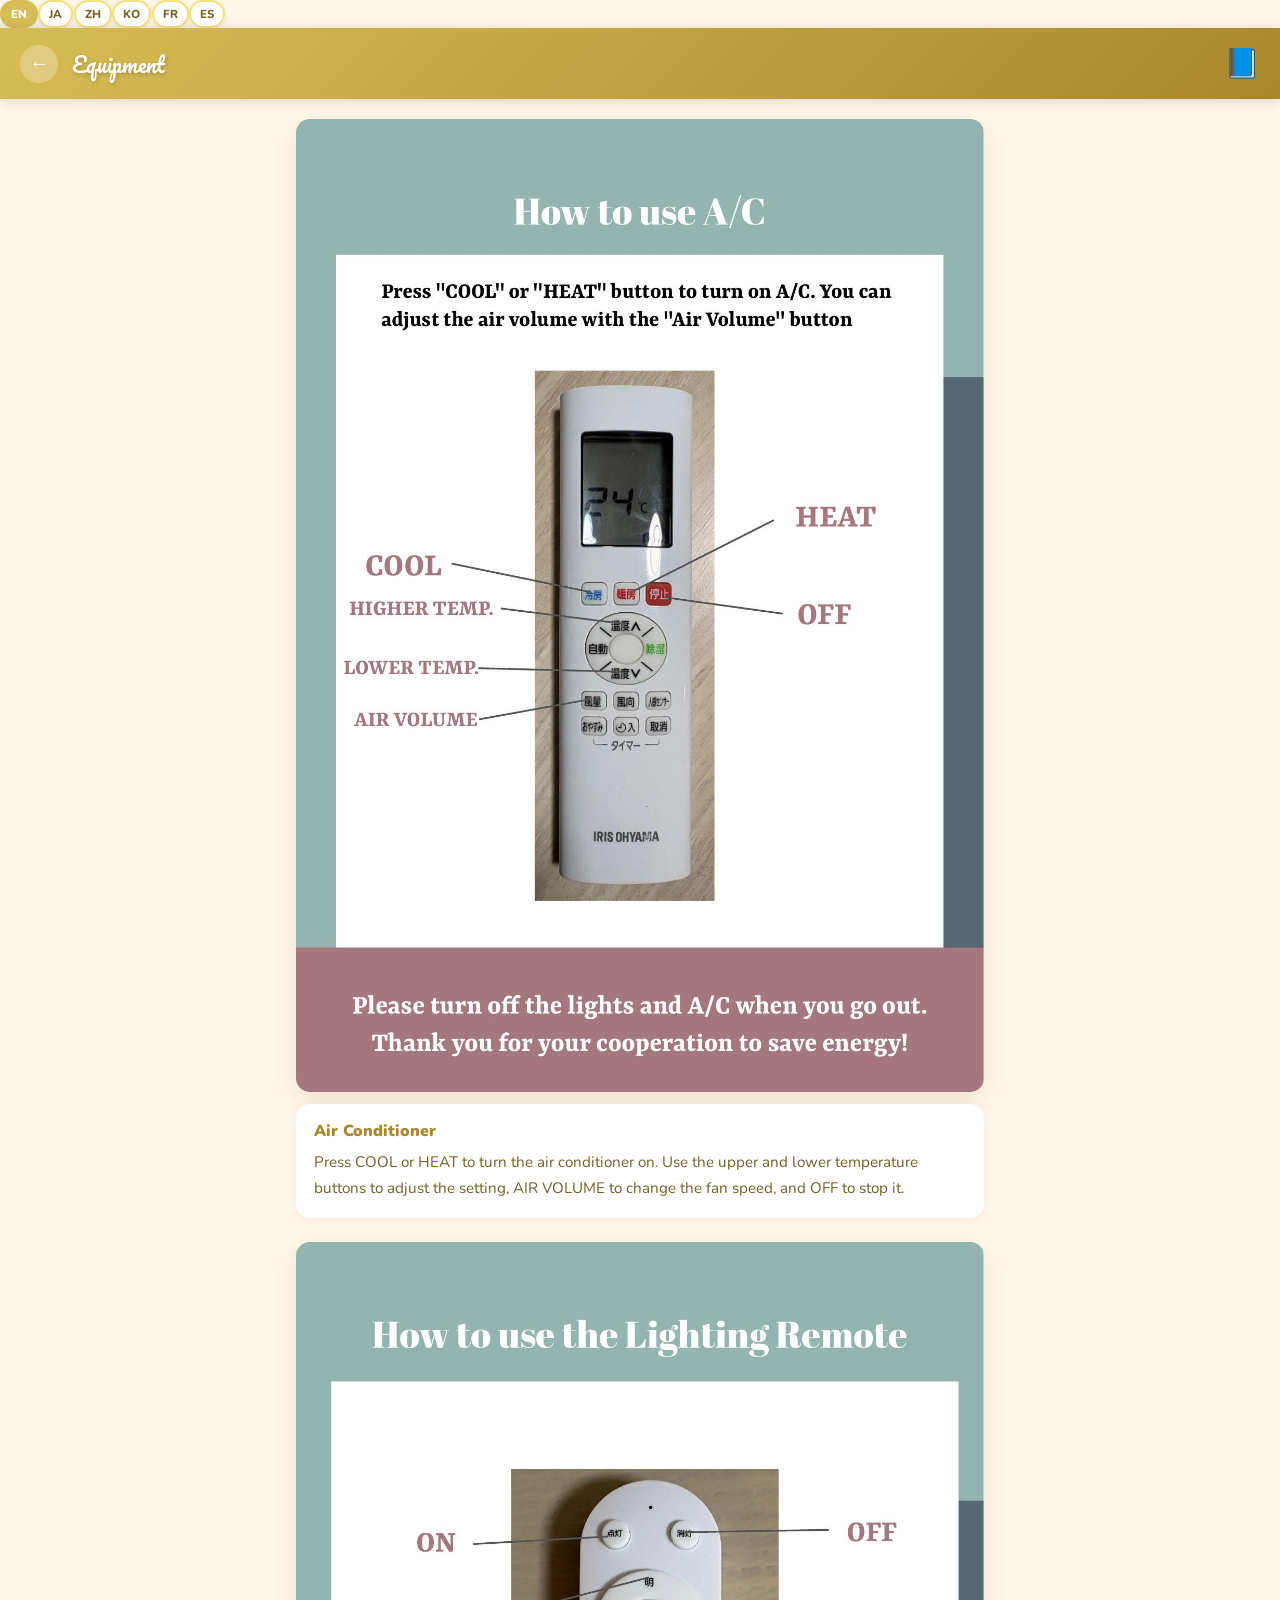
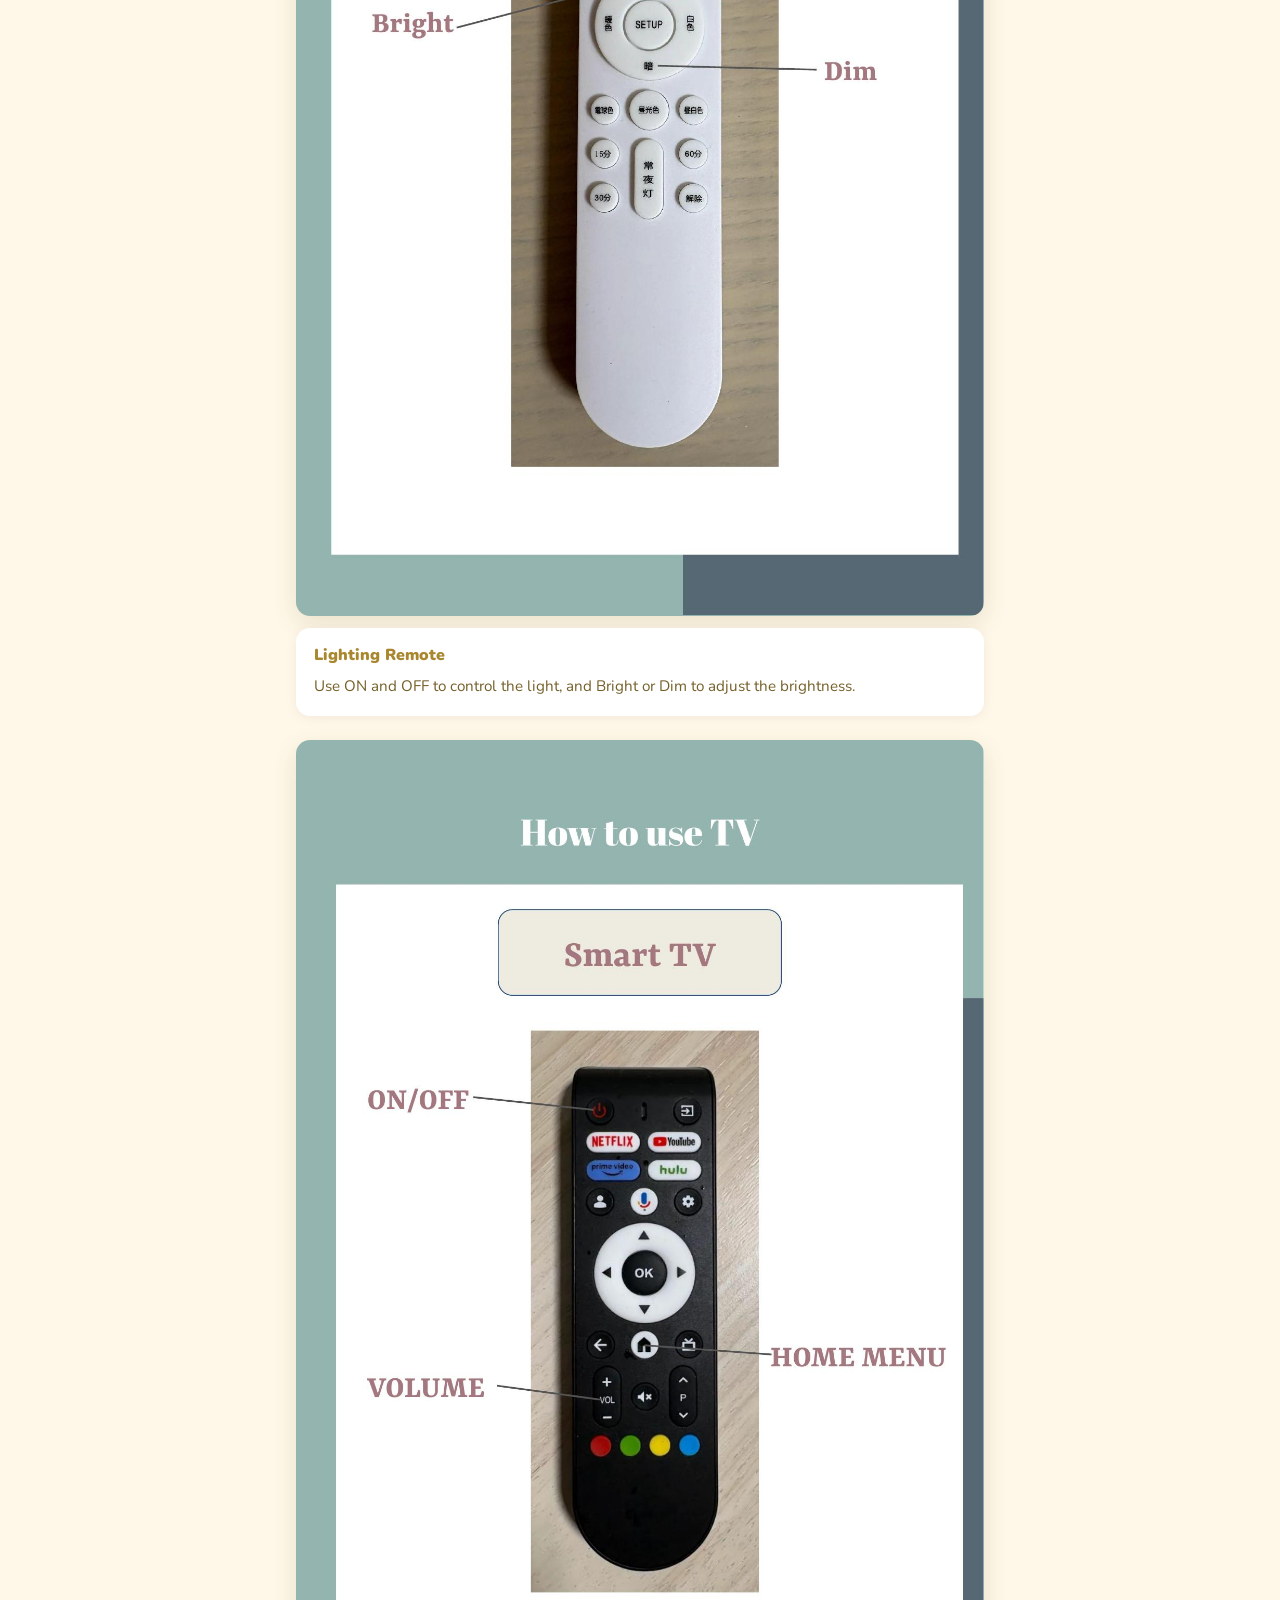
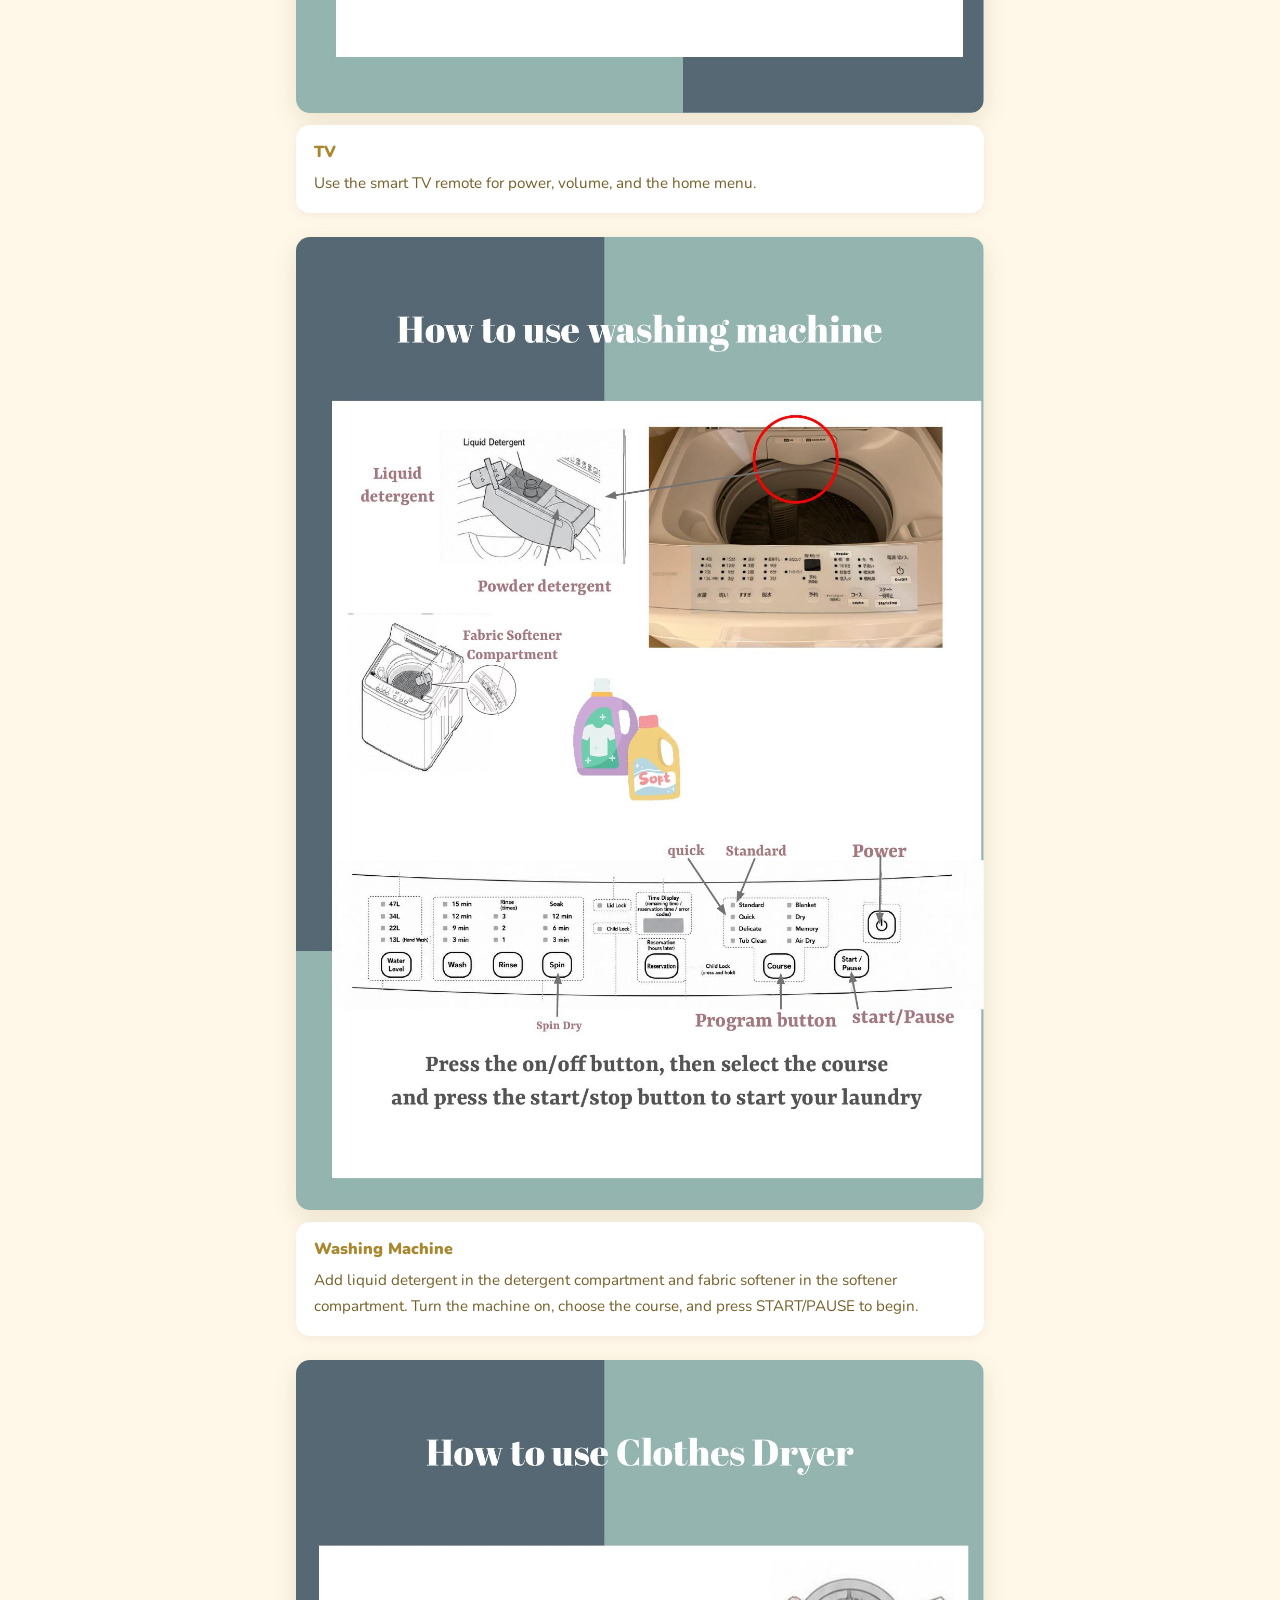
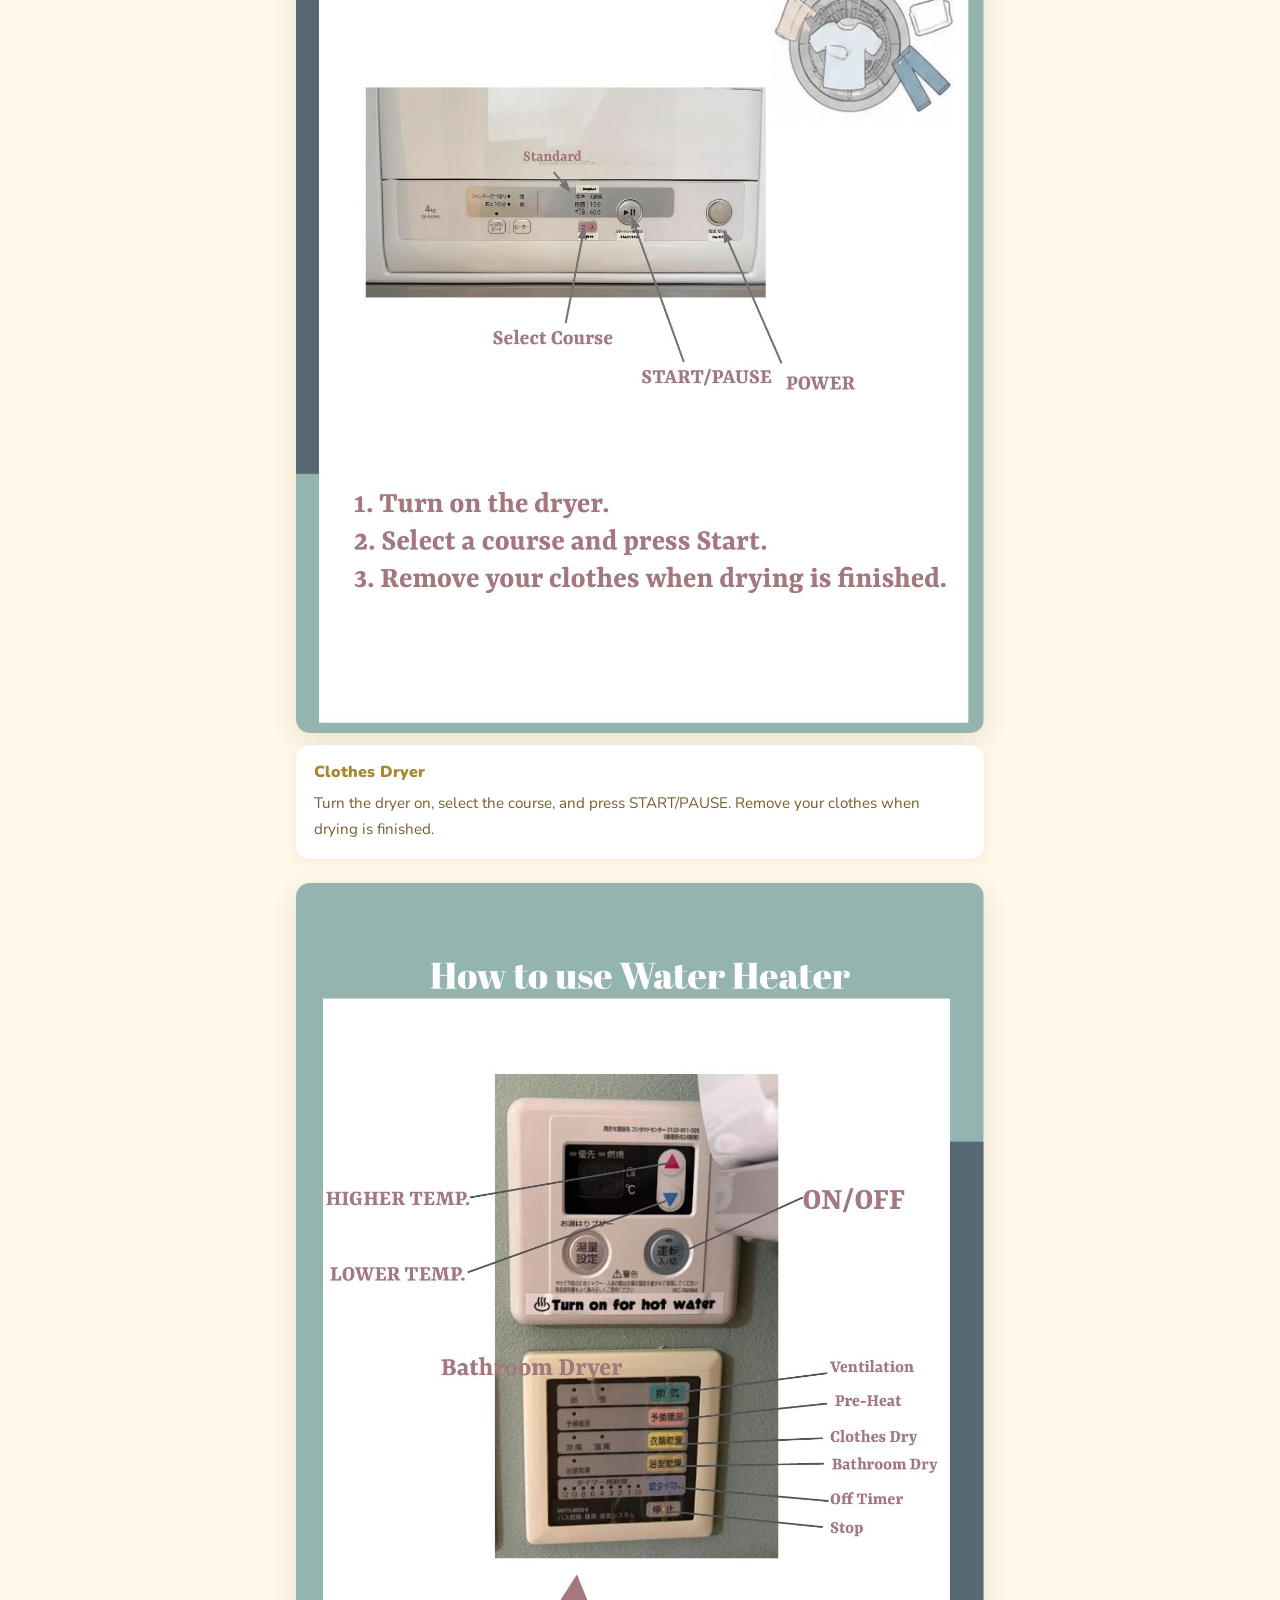
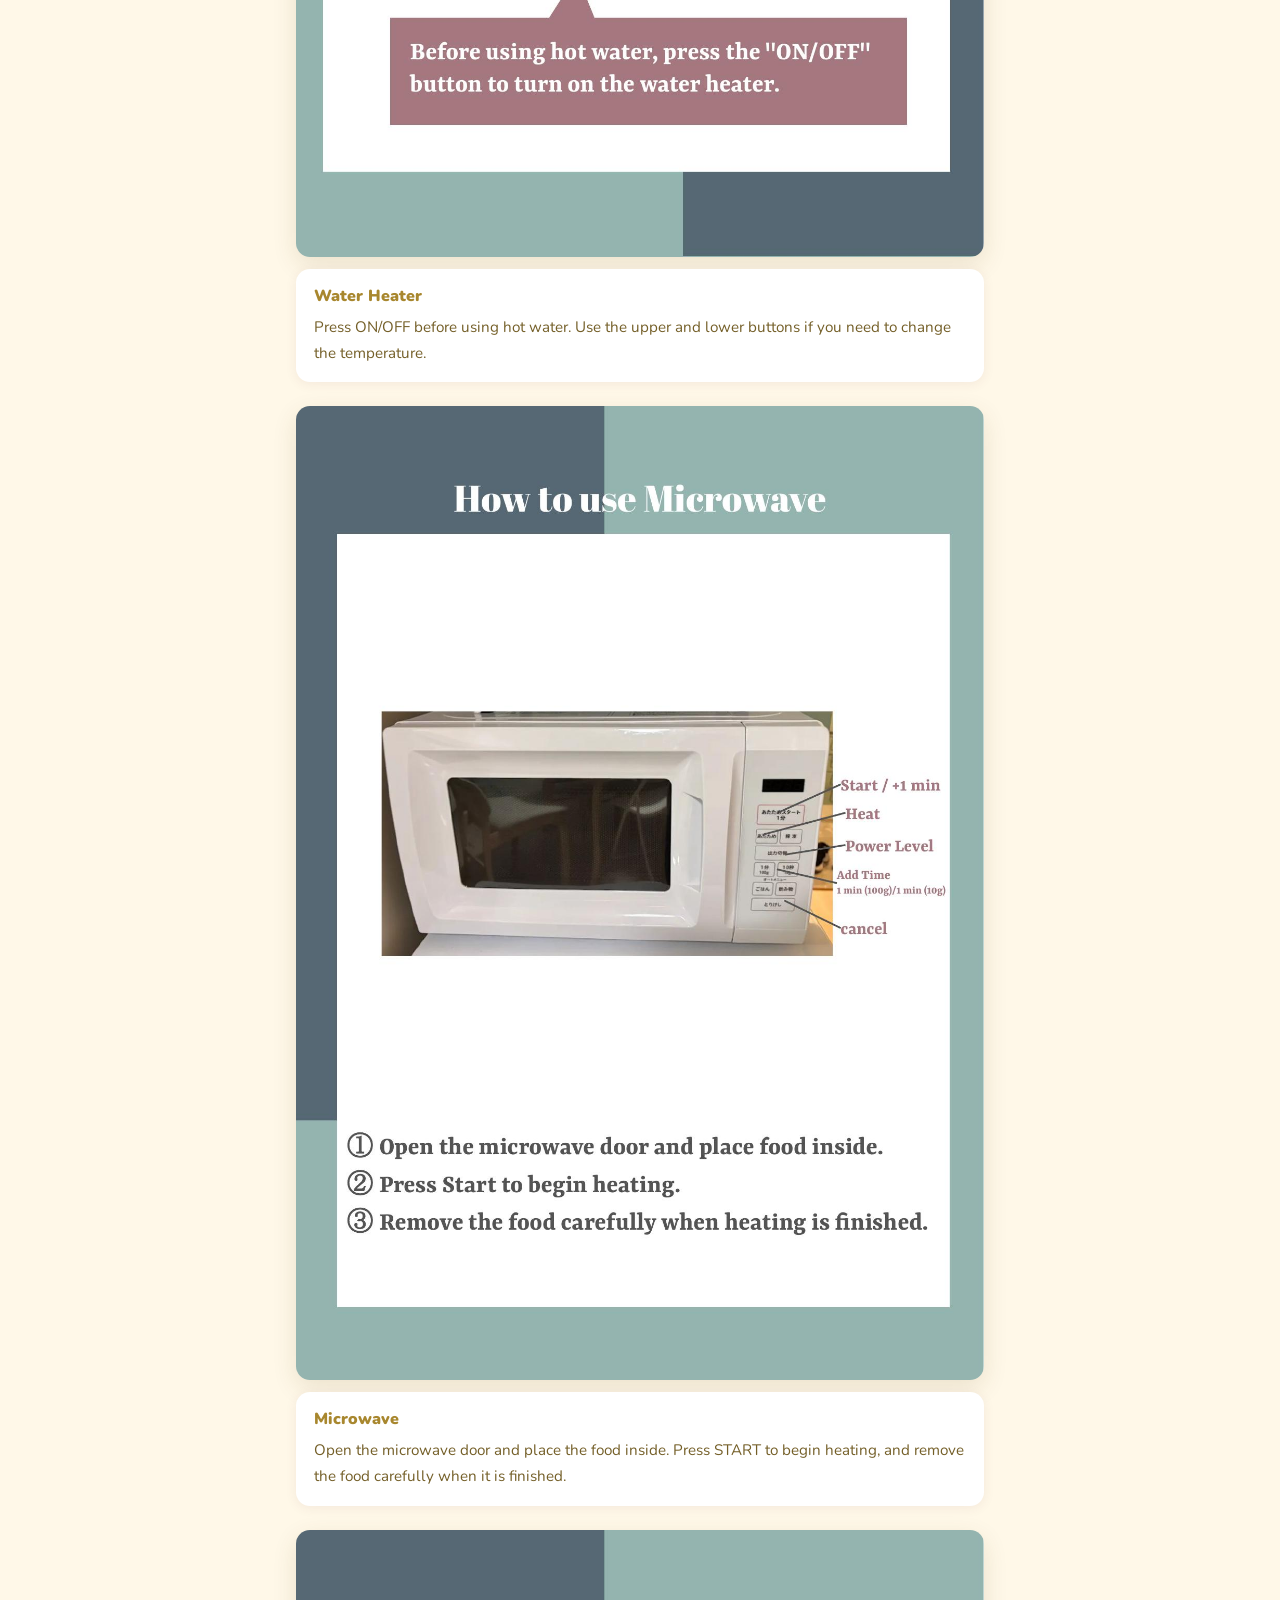
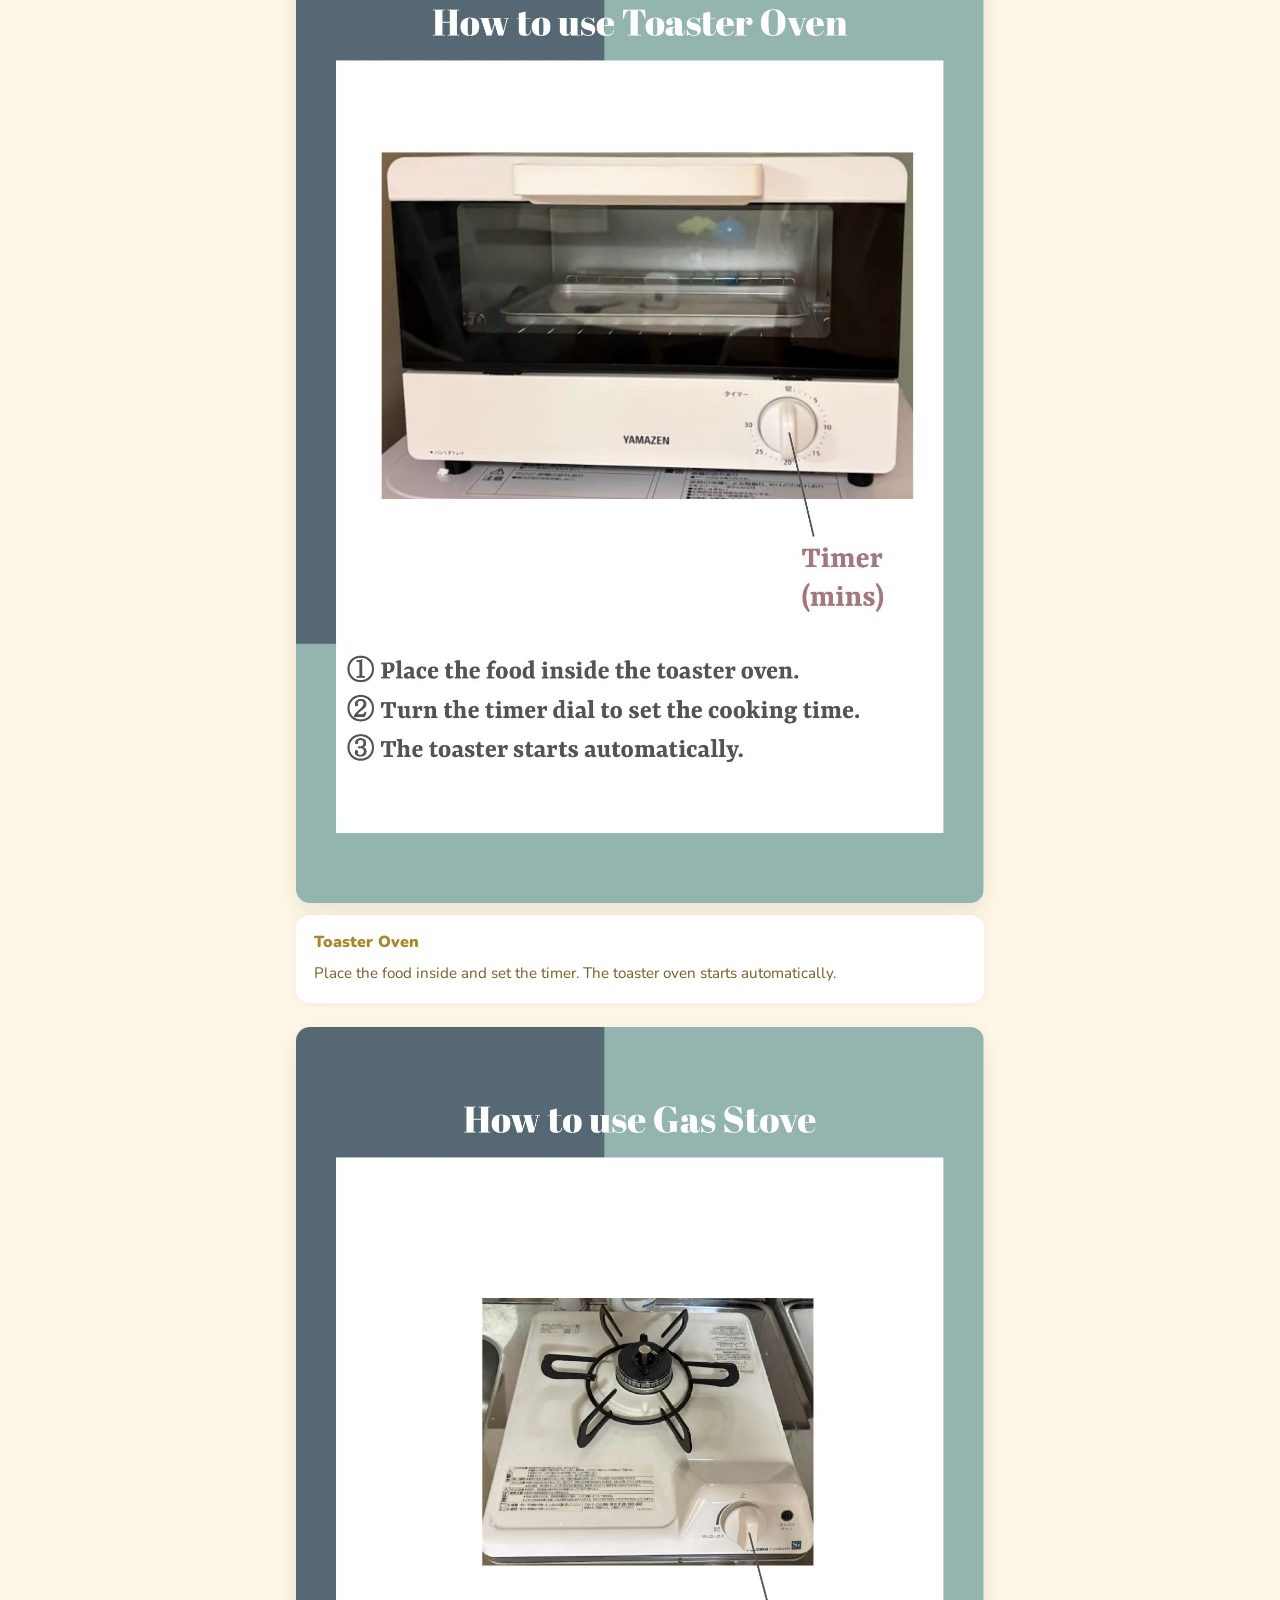
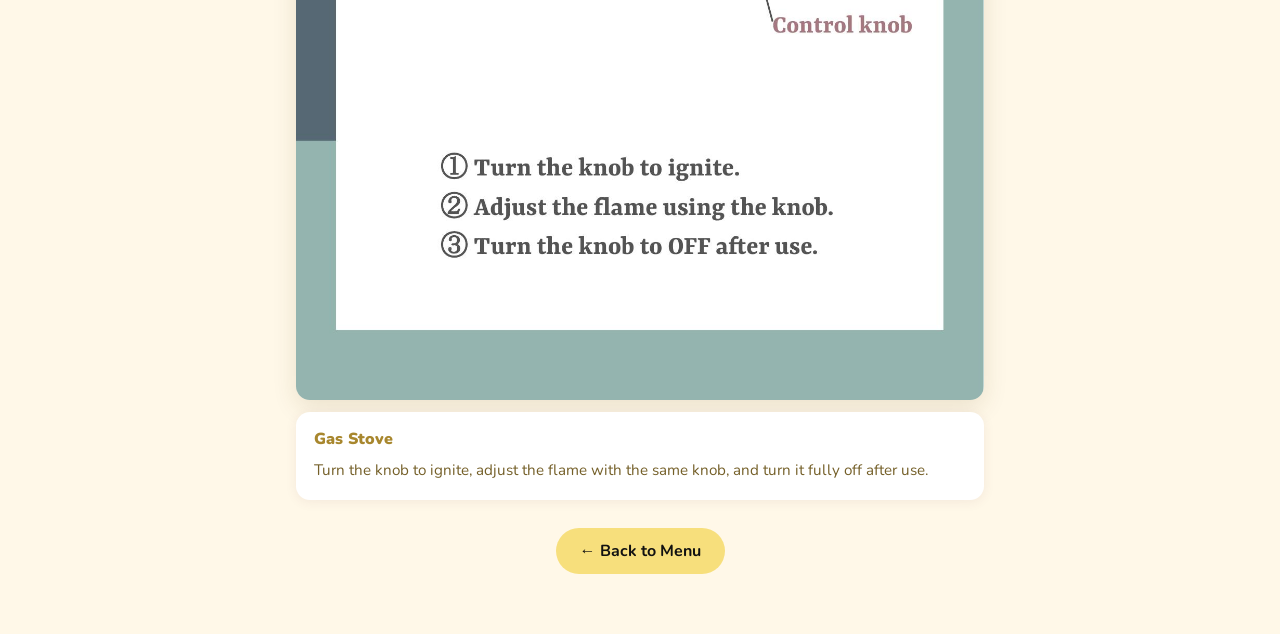
<file: equipment/index.html>
<!DOCTYPE html>
<html lang="en">
<head>
<meta charset="UTF-8">
<meta name="viewport" content="width=device-width, initial-scale=1.0">
<title>Equipment - Maison Notle 303</title>
<link href="https://fonts.googleapis.com/css2?family=Nunito:wght@600;700;800;900&family=Pacifico&display=swap" rel="stylesheet">
<link rel="stylesheet" href="../assets/cute-pack.css">
<link rel="stylesheet" href="../assets/i18n.css">
<style>
:root{--accent:#d7bd55;--accent-dark:#a8872e;--accent-light:#f7df7c;--cream:#fff8e8;--text-dark:#4a3b16;--text-mid:#745f28;}
*{box-sizing:border-box;margin:0;padding:0;}
body{font-family:'Nunito',sans-serif;background:var(--cream);color:var(--text-dark);min-height:100vh;}
.lang-bar{display:flex;justify-content:center;gap:6px;padding:10px 16px;flex-wrap:wrap;background:var(--cream);}
.lang-btn{border:2px solid var(--accent-light);background:rgba(255,255,255,0.92);border-radius:50px;padding:4px 9px;font-family:'Nunito',sans-serif;font-size:.72rem;font-weight:800;color:var(--text-mid);cursor:pointer;transition:all .2s;}
.lang-btn.active{background:var(--accent);border-color:var(--accent);color:#fff;}
.top-bar{background:linear-gradient(135deg,var(--accent) 0%,var(--accent-dark) 100%);padding:16px 20px;display:flex;align-items:center;gap:14px;position:sticky;top:0;z-index:10;box-shadow:0 2px 12px rgba(0,0,0,.15);}
.back-btn{background:rgba(255,255,255,.25);border:none;border-radius:50%;width:38px;height:38px;display:flex;align-items:center;justify-content:center;cursor:pointer;font-size:1.2rem;color:#fff;text-decoration:none;flex-shrink:0;transition:background .2s;}
.back-btn:hover{background:rgba(255,255,255,.4);}
.top-title{font-family:'Pacifico',cursive;font-size:1.3rem;color:#fff;text-shadow:1px 2px 4px rgba(0,0,0,.2);flex:1;}
.top-emoji{font-size:1.8rem;}
.content{padding:20px 16px 40px;max-width:720px;margin:0 auto;}
.equipment-item{margin:0 0 24px;}
.equipment-photo{width:100%;display:block;border-radius:14px;box-shadow:0 8px 24px rgba(92,64,12,.12);}
.info-card{background:#fff;border-radius:14px;padding:16px 18px;margin-top:12px;box-shadow:0 2px 12px rgba(120,50,80,.08);}
.info-card h3{font-size:1rem;font-weight:900;color:var(--accent-dark);margin-bottom:8px;}
.info-card p{font-size:.95rem;line-height:1.7;color:var(--text-mid);}
.back-footer{text-align:center;margin-top:28px;padding-bottom:20px;}
.back-footer a{display:inline-flex;align-items:center;gap:8px;color:#111;font-weight:700;font-size:1rem;text-decoration:none;background:var(--accent-light);padding:12px 24px;border-radius:50px;transition:opacity .2s;}
.back-footer a:hover{opacity:.8;}
</style>
</head>
<body>
<div data-i18n-switcher></div>
<div class="top-bar">
  <a class="back-btn" href="../">&larr;</a>
  <div class="top-title" data-i18n="pageTitle">Equipment</div>
  <div class="top-emoji">📘</div>
</div>
<main class="content">
  <div id="equipment-list"></div>
  <div class="back-footer"><a id="back-link" href="../">&larr; Back to Menu</a></div>
</main>
<script src="../assets/i18n.js" defer></script>
<script>
const STRINGS = {
  en: { back: '&larr; Back to Menu' },
  ja: { back: '&larr; メニューへ戻る' },
  zh: { back: '&larr; 返回菜单' },
  ko: { back: '&larr; 메뉴로 돌아가기' },
  fr: { back: '&larr; Retour au menu' },
  es: { back: '&larr; Volver al menu' }
};
const SECTIONS = [{"image": "./assets/pdf-pages/page-1.jpg", "title": {"en": "Air Conditioner", "ja": "エアコン", "zh": "空调", "ko": "에어컨", "fr": "Climatiseur", "es": "Aire acondicionado"}, "body": {"en": "Press COOL or HEAT to turn the air conditioner on. Use the upper and lower temperature buttons to adjust the setting, AIR VOLUME to change the fan speed, and OFF to stop it.", "ja": "冷房または暖房を押してエアコンを起動します。上下の温度ボタンで温度、AIR VOLUMEで風量を調整し、OFFで停止してください。", "zh": "按 COOL 或 HEAT 启动空调。用上下温度键调节温度，用 AIR VOLUME 调节风量，按 OFF 关闭。", "ko": "COOL 또는 HEAT 버튼으로 에어컨을 켜세요. 위아래 온도 버튼으로 온도를, AIR VOLUME으로 풍량을 조절하고 OFF로 끄면 됩니다.", "fr": "Appuyez sur COOL ou HEAT pour allumer la climatisation. Utilisez les boutons de temperature pour regler la temperature, AIR VOLUME pour la ventilation, puis OFF pour l arreter.", "es": "Pulse COOL o HEAT para encender el aire acondicionado. Use los botones de temperatura para ajustar la temperatura, AIR VOLUME para el caudal y OFF para apagarlo."}}, {"image": "./assets/pdf-pages/page-2.jpg", "title": {"en": "Lighting Remote", "ja": "照明リモコン", "zh": "灯光遥控器", "ko": "조명 리모컨", "fr": "Telecommande d eclairage", "es": "Mando de iluminacion"}, "body": {"en": "Use ON and OFF to control the light, and Bright or Dim to adjust the brightness.", "ja": "ONとOFFで照明を操作し、BrightとDimで明るさを調整します。", "zh": "使用 ON 和 OFF 控制灯光，用 Bright 和 Dim 调节亮度。", "ko": "ON과 OFF로 조명을 켜고 끄며 Bright와 Dim으로 밝기를 조절할 수 있습니다.", "fr": "Utilisez ON et OFF pour la lumiere, puis Bright ou Dim pour regler la luminosite.", "es": "Use ON y OFF para controlar la luz, y Bright o Dim para ajustar el brillo."}}, {"image": "./assets/pdf-pages/page-3.jpg", "title": {"en": "TV", "ja": "テレビ", "zh": "电视", "ko": "TV", "fr": "Television", "es": "Television"}, "body": {"en": "Use the smart TV remote for power, volume, and the home menu.", "ja": "スマートテレビのリモコンで電源、音量、ホームメニューを操作できます。", "zh": "使用智能电视遥控器控制电源、音量和主菜单。", "ko": "스마트 TV 리모컨으로 전원, 음량, 홈 메뉴를 조작할 수 있습니다.", "fr": "Utilisez la telecommande de la Smart TV pour l alimentation, le volume et le menu principal.", "es": "Use el mando del Smart TV para el encendido, el volumen y el menu principal."}}, {"image": "./assets/pdf-pages/page-4.jpg", "title": {"en": "Washing Machine", "ja": "洗濯機", "zh": "洗衣机", "ko": "세탁기", "fr": "Machine a laver", "es": "Lavadora"}, "body": {"en": "Add liquid detergent in the detergent compartment and fabric softener in the softener compartment. Turn the machine on, choose the course, and press START/PAUSE to begin.", "ja": "洗剤投入口に液体洗剤、柔軟剤投入口に柔軟剤を入れてください。電源を入れ、コースを選び、START/PAUSEで洗濯を始めます。", "zh": "将液体洗涤剂加入洗剂格，将柔顺剂加入柔顺剂格。打开电源，选择程序后按 START/PAUSE 开始洗衣。", "ko": "세제 칸에 액체 세제를, 유연제 칸에 섬유유연제를 넣어 주세요. 전원을 켜고 코스를 선택한 뒤 START/PAUSE를 누르면 시작됩니다.", "fr": "Ajoutez la lessive liquide dans le compartiment detergent et l assouplissant dans le compartiment reserve. Allumez la machine, choisissez le programme puis appuyez sur START/PAUSE.", "es": "Ponga el detergente liquido en el compartimento del detergente y el suavizante en su compartimento. Encienda la maquina, elija el programa y pulse START/PAUSE."}}, {"image": "./assets/pdf-pages/page-5.jpg", "title": {"en": "Clothes Dryer", "ja": "乾燥機", "zh": "烘干机", "ko": "건조기", "fr": "Seche-linge", "es": "Secadora"}, "body": {"en": "Turn the dryer on, select the course, and press START/PAUSE. Remove your clothes when drying is finished.", "ja": "乾燥機の電源を入れ、コースを選んでSTART/PAUSEを押してください。乾燥が終わったら衣類を取り出します。", "zh": "打开烘干机，选择程序后按 START/PAUSE。烘干结束后取出衣物。", "ko": "건조기 전원을 켜고 코스를 선택한 다음 START/PAUSE를 눌러 주세요. 건조가 끝나면 옷을 꺼내면 됩니다.", "fr": "Allumez le seche-linge, choisissez le programme puis appuyez sur START/PAUSE. Retirez le linge une fois le sechage termine.", "es": "Encienda la secadora, seleccione el programa y pulse START/PAUSE. Saque la ropa cuando termine el secado."}}, {"image": "./assets/pdf-pages/page-6.jpg", "title": {"en": "Water Heater", "ja": "給湯器", "zh": "热水器", "ko": "온수기", "fr": "Chauffe-eau", "es": "Calentador de agua"}, "body": {"en": "Press ON/OFF before using hot water. Use the upper and lower buttons if you need to change the temperature.", "ja": "お湯を使う前にON/OFFを押してください。温度を変えたいときは上下ボタンで調整します。", "zh": "使用热水前请先按 ON/OFF。如需调节温度，请使用上下按钮。", "ko": "온수를 사용하기 전에 ON/OFF를 눌러 주세요. 온도를 바꾸려면 위아래 버튼을 사용하면 됩니다.", "fr": "Appuyez sur ON/OFF avant d utiliser l eau chaude. Utilisez les boutons haut et bas pour changer la temperature si besoin.", "es": "Pulse ON/OFF antes de usar el agua caliente. Si necesita cambiar la temperatura, use los botones superior e inferior."}}, {"image": "./assets/pdf-pages/page-7.jpg", "title": {"en": "Microwave", "ja": "電子レンジ", "zh": "微波炉", "ko": "전자레인지", "fr": "Micro-ondes", "es": "Microondas"}, "body": {"en": "Open the microwave door and place the food inside. Press START to begin heating, and remove the food carefully when it is finished.", "ja": "ドアを開けて食品を入れ、STARTを押して加熱します。終了後はやけどに注意して取り出してください。", "zh": "打开微波炉门放入食物，按 START 开始加热，结束后请小心取出。", "ko": "문을 열고 음식을 넣은 뒤 START를 눌러 가열하세요. 완료 후에는 뜨거우니 조심해서 꺼내 주세요.", "fr": "Ouvrez la porte du micro-ondes et placez les aliments a l interieur. Appuyez sur START pour chauffer, puis retirez-les avec precaution a la fin.", "es": "Abra la puerta del microondas y coloque la comida dentro. Pulse START para comenzar a calentar y retire la comida con cuidado al terminar."}}, {"image": "./assets/pdf-pages/page-8.jpg", "title": {"en": "Toaster Oven", "ja": "オーブントースター", "zh": "烤面包机", "ko": "토스터 오븐", "fr": "Mini four grille-pain", "es": "Horno tostador"}, "body": {"en": "Place the food inside and set the timer. The toaster oven starts automatically.", "ja": "食べ物を入れてタイマーを設定すると、自動で加熱が始まります。", "zh": "放入食物并设定定时器后，烤箱会自动开始加热。", "ko": "음식을 넣고 타이머를 맞추면 자동으로 작동합니다.", "fr": "Placez les aliments a l interieur et reglez le minuteur. Le mini four demarre automatiquement.", "es": "Coloque la comida dentro y ajuste el temporizador. El horno tostador empezara automaticamente."}}, {"image": "./assets/pdf-pages/page-9.jpg", "title": {"en": "Gas Stove", "ja": "ガスコンロ", "zh": "燃气灶", "ko": "가스레인지", "fr": "Cuisiniere a gaz", "es": "Cocina de gas"}, "body": {"en": "Turn the knob to ignite, adjust the flame with the same knob, and turn it fully off after use.", "ja": "つまみを回して点火し、同じつまみで火力を調整します。使用後はしっかり消してください。", "zh": "转动旋钮点火，并用同一个旋钮调节火力。使用后请完全关闭。", "ko": "손잡이를 돌려 점화하고 같은 손잡이로 화력을 조절합니다. 사용 후에는 완전히 꺼 주세요.", "fr": "Tournez le bouton pour allumer, reglez la flamme avec ce meme bouton, puis fermez-le completement apres usage.", "es": "Gire la perilla para encender, ajuste la llama con la misma perilla y apaguela por completo despues de usarla."}}];
let currentLang = 'en';
function renderSections() {
  const list = document.getElementById('equipment-list');
  list.innerHTML = SECTIONS.map((section) => `
    <section class="equipment-item">
      <img src="${section.image}" alt="${section.title.en}" class="equipment-photo">
      <div class="info-card">
        <h3>${section.title[currentLang]}</h3>
        <p>${section.body[currentLang]}</p>
      </div>
    </section>
  `).join('');
  document.getElementById('back-link').innerHTML = STRINGS[currentLang].back;
}
window.I18N_STRINGS = {
  en: { pageTitle: 'Equipment', backToMenu: STRINGS.en.back },
  ja: { pageTitle: '設備について', backToMenu: STRINGS.ja.back },
  zh: { pageTitle: '设备', backToMenu: STRINGS.zh.back },
  ko: { pageTitle: '시설 안내', backToMenu: STRINGS.ko.back },
  fr: { pageTitle: 'Équipements', backToMenu: STRINGS.fr.back },
  es: { pageTitle: 'Equipamiento', backToMenu: STRINGS.es.back },
};
window.I18N_ON_CHANGE = function(lang){ currentLang = lang; renderSections(); };
// initial render; I18N will call on change too
document.addEventListener('DOMContentLoaded', renderSections);
</script>
</body>
</html>
</file>
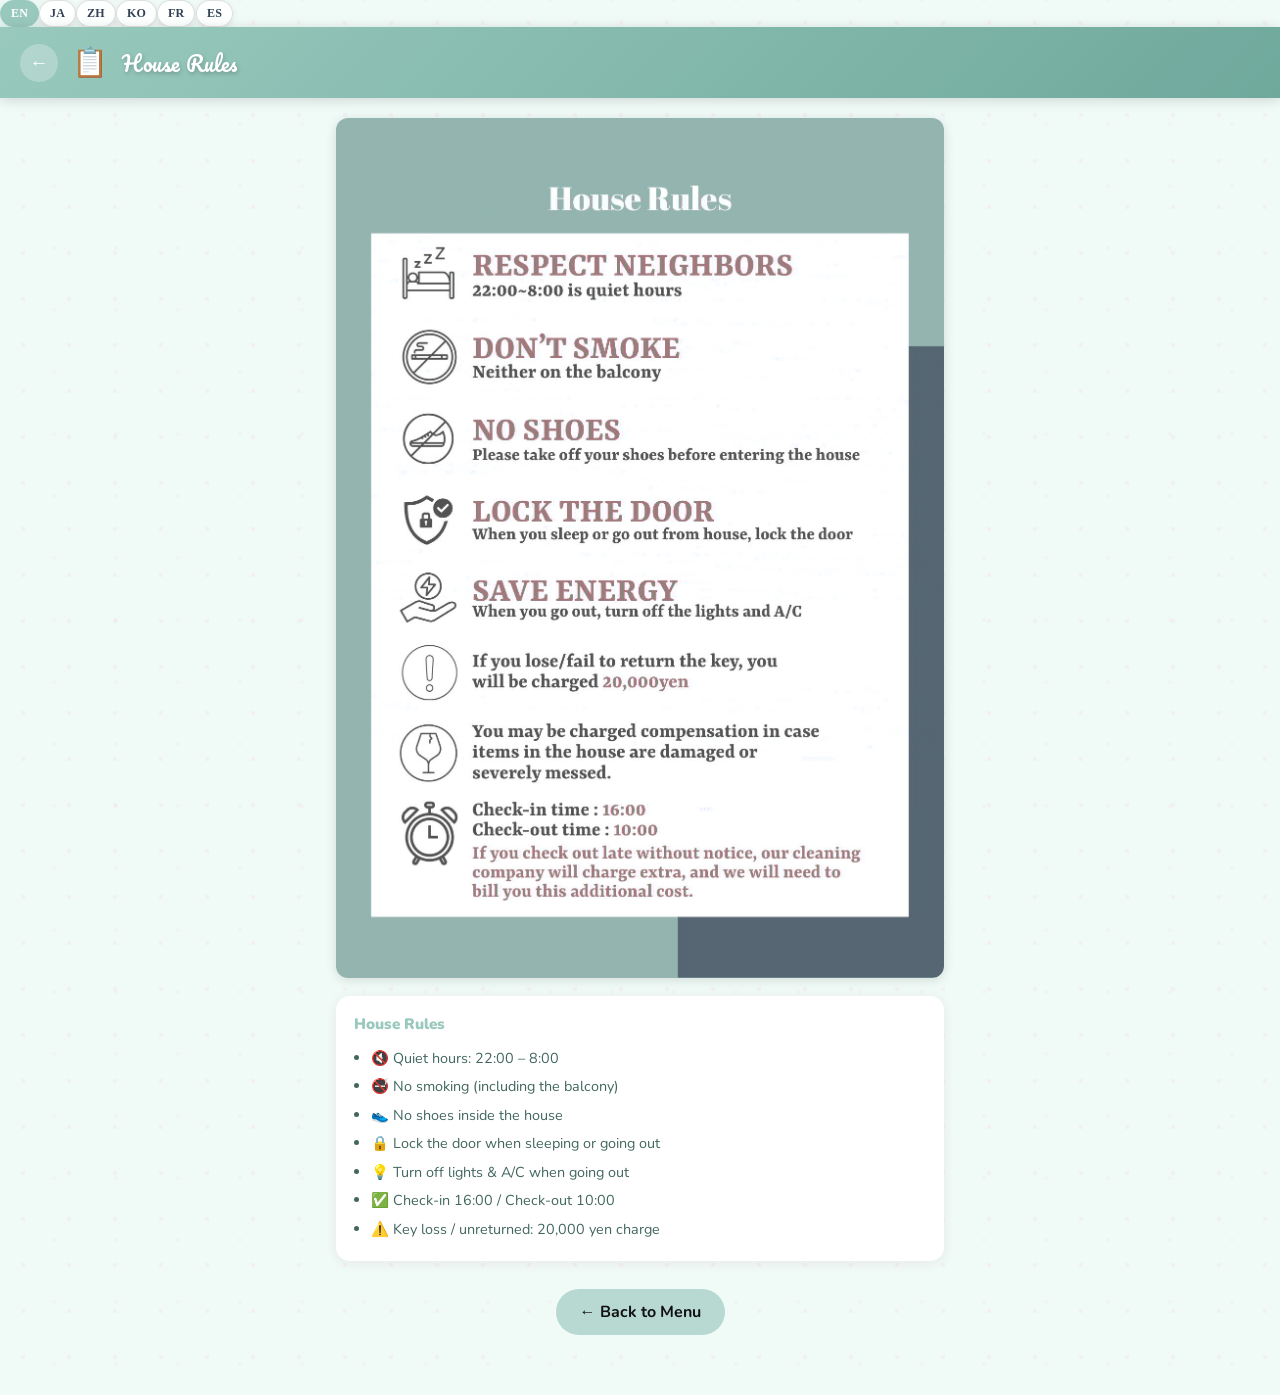
<file: house-rules/index.html>
<!DOCTYPE html>
<html lang="en">
<head>
<meta charset="UTF-8">
<link rel="icon" href="../index.html" rel="icon">
<meta name="viewport" content="width=device-width, initial-scale=1.0">
<title>House Rules — Maison Notle 303</title>
<link href="https://fonts.googleapis.com/css2?family=Nunito:wght@600;700;800;900&family=Pacifico&display=swap" rel="stylesheet">
<style>
:root{--accent:#99c9bd;--accent-light:#b7d9d1;--cream:#f0faf7;--text-dark:#203d38;--text-mid:#42675f;}
*{box-sizing:border-box;margin:0;padding:0;}
body{font-family:'Nunito',sans-serif;background:var(--cream);color:var(--text-dark);min-height:100vh;}
.lang-bar{display:flex;justify-content:center;gap:6px;padding:10px 16px;flex-wrap:wrap;background:var(--cream);}
.lang-btn{border:2px solid var(--accent-light);background:rgba(255,255,255,0.92);border-radius:50px;padding:4px 9px;font-family:'Nunito',sans-serif;font-size:0.72rem;font-weight:800;color:var(--text-mid);cursor:pointer;transition:all 0.2s;}
.lang-btn.active{background:var(--accent);border-color:var(--accent);color:#fff;}
.top-bar{background:linear-gradient(135deg,var(--accent) 0%,#6fa99c 100%);padding:16px 20px;display:flex;align-items:center;gap:14px;position:sticky;top:0;z-index:10;box-shadow:0 2px 12px rgba(0,0,0,0.15);}
.back-btn{background:rgba(255,255,255,0.25);border:none;border-radius:50%;width:38px;height:38px;display:flex;align-items:center;justify-content:center;cursor:pointer;font-size:1.2rem;color:#fff;text-decoration:none;flex-shrink:0;transition:background 0.2s;}
.back-btn:hover{background:rgba(255,255,255,0.4);}
.top-title{font-family:'Pacifico',cursive;font-size:1.3rem;color:#fff;text-shadow:1px 2px 4px rgba(0,0,0,0.2);flex:1;}
.top-emoji{font-size:1.8rem;}
.content{padding:20px 16px 40px;max-width:640px;margin:0 auto;}
.back-footer{text-align:center;margin-top:28px;padding-bottom:20px;}
.back-footer a{display:inline-flex;align-items:center;gap:8px;color:#111;font-weight:700;font-size:1rem;text-decoration:none;background:var(--accent-light);padding:12px 24px;border-radius:50px;transition:opacity 0.2s;}
.back-footer a:hover{opacity:0.8;}

  /* text info card */
  .info-card {
    background: #fff;
    border-radius: 14px;
    padding: 16px 18px;
    margin: 18px 0;
    box-shadow: 0 2px 12px rgba(120,50,80,0.08);
    font-size: 0.9rem;
    line-height: 1.7;
    color: var(--text-mid);
  }
  .info-card h3 {
    font-size: 0.95rem;
    font-weight: 900;
    color: var(--accent);
    margin-bottom: 8px;
  }
  .info-card ul { padding-left: 1.2em; }
  .info-card li { margin-bottom: 4px; }
  .info-card .tel {
    font-size: 1.1rem;
    font-weight: 900;
    color: var(--text-dark);
    letter-spacing: 0.03em;
  }
</style>
  <link rel="stylesheet" href="../assets/cute-pack.css">
  <link rel="stylesheet" href="../assets/i18n.css">
  <style id="cute-pack-theme">:root{--cp-chip-a:#e1f3ef;--cp-chip-b:#fdf1f7;--cp-hover-shadow:rgba(153,201,189,.18);--cp-dot-1:rgba(249,168,212,.12);}</style>
</head>
<body>
<div data-i18n-switcher></div>
<div class="top-bar">
  <a href="../" class="back-btn">←</a>
  <span class="top-emoji">📋</span>
  <div class="top-title" data-i18n="pageTitle">House Rules</div>
</div>
<div class="content">
<img src="[data-uri]" alt="" style="width:100%;border-radius:12px;display:block;margin-bottom:16px;box-shadow:0 2px 12px rgba(0,0,0,0.12);">

<div class="info-card">
  <h3 data-i18n="houseRulesTitle">House Rules</h3>
  <ul>
    <li data-i18n="rule1">🔇 Quiet hours: 22:00 – 8:00</li>
    <li data-i18n="rule2">🚭 No smoking (including the balcony)</li>
    <li data-i18n="rule3">👟 No shoes inside the house</li>
    <li data-i18n="rule4">🔒 Lock the door when sleeping or going out</li>
    <li data-i18n="rule5">💡 Turn off lights &amp; A/C when going out</li>
    <li data-i18n="checkInOut">✅ Check-in 16:00 / Check-out 10:00</li>
    <li data-i18n="keyLoss">⚠️ Key loss / unreturned: 20,000 yen charge</li>
  </ul>
</div>

  <div class="back-footer">
  <a href="../" data-i18n="backToMenu">← Back to Menu</a>
</div>
</div>
<script src="../assets/i18n.js" defer></script>
<script>
// 6-language strings for this page
const S={
  en:{
    pageTitle:'House Rules', backToMenu:'← Back to Menu',
    houseRulesTitle:'House Rules',
    rule1:'🔇 Quiet hours: 22:00 – 8:00',
    rule2:'🚭 No smoking (including the balcony)',
    rule3:'👟 No shoes inside the house',
    rule4:'🔒 Lock the door when sleeping or going out',
    rule5:'💡 Turn off lights & A/C when going out',
    checkInOut:'✅ Check-in 16:00 / Check-out 10:00',
    keyLoss:'⚠️ Key loss / unreturned: 20,000 yen charge',
  },
  ja:{
    pageTitle:'ハウスルール', backToMenu:'← メニューへ戻る',
    houseRulesTitle:'ハウスルール',
    rule1:'🔇 お静かに：22:00〜8:00',
    rule2:'🚭 全館禁煙（バルコニー含む）',
    rule3:'👟 室内は土足厳禁',
    rule4:'🔒 就寝時・外出時は施錠してください',
    rule5:'💡 外出時は照明・エアコンをオフに',
    checkInOut:'✅ チェックイン 16:00 / チェックアウト 10:00',
    keyLoss:'⚠️ 鍵の紛失・未返却：20,000円請求',
  },
  zh:{
    pageTitle:'房屋规定', backToMenu:'← 返回菜单',
    houseRulesTitle:'房屋规定',
    rule1:'🔇 安静时间：22:00–8:00',
    rule2:'🚭 全面禁烟（含阳台）',
    rule3:'👟 室内请脱鞋',
    rule4:'🔒 就寝或外出时请锁门',
    rule5:'💡 外出时请关闭灯光和空调',
    checkInOut:'✅ 入住 16:00 / 退房 10:00',
    keyLoss:'⚠️ 丢失或未归还钥匙：收取20,000日元',
  },
  ko:{
    pageTitle:'하우스 룰', backToMenu:'← 메뉴로 돌아가기',
    houseRulesTitle:'하우스 룰',
    rule1:'🔇 정숙 시간: 22:00–8:00',
    rule2:'🚭 금연 (발코니 포함)',
    rule3:'👟 실내에서는 신발을 벗어주세요',
    rule4:'🔒 취침·외출 시 문을 잠가주세요',
    rule5:'💡 외출 시 조명과 에어컨을 꺼주세요',
    checkInOut:'✅ 체크인 16:00 / 체크아웃 10:00',
    keyLoss:'⚠️ 열쇠 분실·미반납: 20,000엔 청구',
  },
  fr:{
    pageTitle:'Règlement', backToMenu:'← Retour au menu',
    houseRulesTitle:'Règlement intérieur',
    rule1:'🔇 Heures calmes : 22:00–8:00',
    rule2:'🚭 Interdiction de fumer (y compris le balcon)',
    rule3:'👟 Pas de chaussures à l’intérieur',
    rule4:'🔒 Verrouillez la porte la nuit et en sortant',
    rule5:'💡 Éteignez les lumières et la clim en sortant',
    checkInOut:'✅ Arrivée 16:00 / Départ 10:00',
    keyLoss:'⚠️ Perte/non-retour des clés : frais 20 000 ¥',
  },
  es:{
    pageTitle:'Normas', backToMenu:'← Volver al menú',
    houseRulesTitle:'Normas de la casa',
    rule1:'🔇 Horario de silencio: 22:00–8:00',
    rule2:'🚭 Prohibido fumar (también en el balcón)',
    rule3:'👟 Sin zapatos dentro de la vivienda',
    rule4:'🔒 Cierre la puerta al dormir o al salir',
    rule5:'💡 Apague luces y aire acondicionado al salir',
    checkInOut:'✅ Check-in 16:00 / Check-out 10:00',
    keyLoss:'⚠️ Pérdida/no devolución de llave: cargo de 20.000 ¥',
  }
};
window.I18N_STRINGS = S;
</script>
  <script src="../assets/cute-pack.js" defer></script>
</body>
</html>
</file>
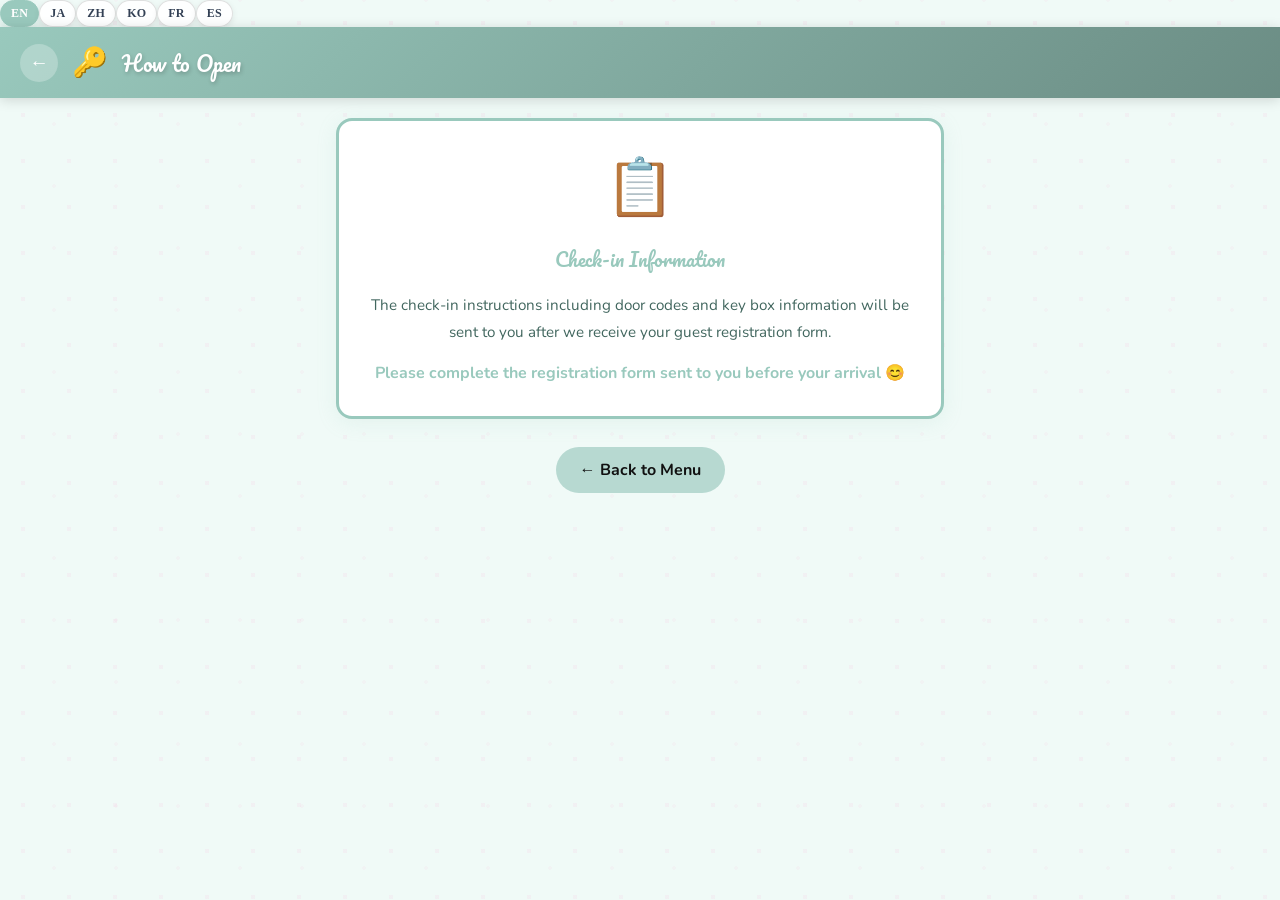
<file: how-to-open/index.html>
<!DOCTYPE html>
<html lang="en">
<head>
<meta charset="UTF-8">
<link rel="icon" href="data:image/svg+xml,<svg xmlns='http://www.w3.org/2000/svg' viewBox='0 0 32 32'><rect width='32' height='32' rx='10' fill='%23fff1f6'/><rect x='20' y='7' width='3' height='6' rx='1.5' fill='none' stroke='%23d9467d' stroke-width='1.6'/><path d='M5,17 Q5,15 7,14 L16,6 L25,14 Q27,15 27,17 Z' fill='none' stroke='%23d9467d' stroke-width='2' stroke-linejoin='round' stroke-linecap='round'/><rect x='7' y='16' width='18' height='11' rx='2.5' fill='none' stroke='%23d9467d' stroke-width='2'/><path d='M14,27 L14,22 Q14,19.5 16,19.5 Q18,19.5 18,22 L18,27' fill='none' stroke='%23d9467d' stroke-width='1.6'/><circle cx='10.5' cy='21' r='2' fill='none' stroke='%23d9467d' stroke-width='1.5'/><circle cx='21.5' cy='21' r='2' fill='none' stroke='%23d9467d' stroke-width='1.5'/></svg>">
<meta name="viewport" content="width=device-width, initial-scale=1.0">
<title>How to Open — Maison Notle 303</title>
<link href="https://fonts.googleapis.com/css2?family=Nunito:wght@600;700;800;900&family=Pacifico&display=swap" rel="stylesheet">
<style>
  :root{--accent:#99c9bd;--accent-light:#b7d9d1;--cream:#f0faf7;--text-dark:#203d38;--text-mid:#42675f;}
  *{box-sizing:border-box;margin:0;padding:0;}
  body{font-family:'Nunito',sans-serif;background:var(--cream);color:var(--text-dark);min-height:100vh;}
  .top-bar{background:linear-gradient(135deg,var(--accent) 0%,color-mix(in srgb,var(--accent) 70%,black) 100%);padding:16px 20px;display:flex;align-items:center;gap:14px;position:sticky;top:0;z-index:10;box-shadow:0 2px 12px rgba(0,0,0,0.15);}
  .back-btn{background:rgba(255,255,255,0.25);border:none;border-radius:50%;width:38px;height:38px;display:flex;align-items:center;justify-content:center;cursor:pointer;font-size:1.2rem;color:#fff;text-decoration:none;flex-shrink:0;transition:background 0.2s;}
  .back-btn:hover{background:rgba(255,255,255,0.4);}
  .top-title{font-family:'Pacifico',cursive;font-size:1.3rem;color:#fff;text-shadow:1px 2px 4px rgba(0,0,0,0.2);flex:1;}
  .top-emoji{font-size:1.8rem;}
  .content{padding:20px 16px 40px;max-width:640px;margin:0 auto;}
  .back-footer{text-align:center;margin-top:28px;padding-bottom:20px;}
  .back-footer a{display:inline-flex;align-items:center;gap:8px;color:#111;font-weight:700;font-size:1rem;text-decoration:none;background:var(--accent-light);padding:12px 24px;border-radius:50px;transition:opacity 0.2s;}
  .back-footer a:hover{opacity:0.8;}
  .lang-bar{display:flex;justify-content:center;gap:6px;padding:10px 16px;flex-wrap:wrap;background:var(--cream);}
  .lang-btn{border:2px solid var(--accent-light);background:rgba(255,255,255,0.92);border-radius:50px;padding:4px 9px;font-family:'Nunito',sans-serif;font-size:0.72rem;font-weight:800;color:var(--text-mid);cursor:pointer;transition:all 0.2s;box-shadow:0 2px 8px rgba(120,50,80,0.12);}
  .lang-btn.active{background:var(--accent);border-color:var(--accent);color:#fff;}
  .lang-btn:hover:not(.active){border-color:var(--accent);color:var(--accent);}
  .notice-card{background:#fff;border:3px solid var(--accent);border-radius:16px;padding:28px 24px;text-align:center;box-shadow:0 4px 20px rgba(153,201,189,0.15);margin-bottom:24px;}
  .notice-card .notice-icon{font-size:3.5rem;margin-bottom:16px;display:block;}
  .notice-card .notice-title{font-family:'Pacifico',cursive;font-size:1.2rem;color:var(--accent);margin-bottom:16px;}
  .notice-card .notice-body{font-size:0.95rem;line-height:1.8;color:var(--text-mid);}
  .notice-card .notice-body strong{color:var(--accent);display:block;margin-top:12px;font-size:1rem;}
</style>
  <link rel="stylesheet" href="../assets/cute-pack.css">
  <link rel="stylesheet" href="../assets/i18n.css">
  <style id="cute-pack-theme">:root{--cp-chip-a:#e1f3ef;--cp-chip-b:#fdf1f7;--cp-hover-shadow:rgba(153,201,189,.18);--cp-dot-1:rgba(249,168,212,.12);}</style>
</head>
<body>
<div data-i18n-switcher></div>
<div class="top-bar">
  <a href="../" class="back-btn">&#8592;</a>
  <span class="top-emoji">&#x1F511;</span>
  <div class="top-title" data-i18n="pageTitle">How to Open</div>
</div>
<div class="content">
  <div class="notice-card">
    <span class="notice-icon">&#x1F4CB;</span>
    <div class="notice-title" data-i18n="cardTitle">Check-in Information</div>
    <div class="notice-body">
      <span data-i18n="cardBody">The check-in instructions including door codes and key box information will be sent to you after we receive your guest registration form.</span>
      <strong data-i18n="cardSub">Please complete the registration form sent to you before your arrival &#x1F60A;</strong>
    </div>
  </div>
  <div class="back-footer">
    <a href="../" data-i18n="backToMenu">&#8592; Back to Menu</a>
  </div>
</div>
<script src="../assets/i18n.js" defer></script>
<script>
const S={
  en:{pageTitle:"How to Open",cardTitle:"Check-in Information",cardBody:"The check-in instructions including door codes and key box information will be sent to you after we receive your guest registration form.",cardSub:"Please complete the registration form sent to you before your arrival \u{1F60A}",backToMenu:"\u2190 Back to Menu"},
  ja:{pageTitle:"\u5165\u5BA4\u65B9\u6CD5",cardTitle:"\u30C1\u30A7\u30C3\u30AF\u30A4\u30F3\u60C5\u5831\u306B\u3064\u3044\u3066",cardBody:"\u5BBF\u6CCA\u8005\u540D\u7C3F\u306E\u3054\u63D0\u51FA\u5F8C\u306B\u3001\u30C9\u30A2\u30B3\u30FC\u30C9\u3084\u30AD\u30FC\u30DC\u30C3\u30AF\u30B9\u306E\u60C5\u5831\u3092\u542B\u3080\u30C1\u30A7\u30C3\u30AF\u30A4\u30F3\u6848\u5185\u3092\u304A\u9001\u308A\u3055\u305B\u3066\u3044\u305F\u3060\u3044\u3066\u3044\u307E\u3059\u3002",cardSub:"\u3054\u5230\u7740\u524D\u306B\u3001\u304A\u9001\u308A\u3057\u305F\u5BBF\u6CCA\u8005\u540D\u7C3F\u30D5\u30A9\u30FC\u30E0\u306E\u3054\u8A18\u5165\u3092\u304A\u9858\u3044\u3044\u305F\u3057\u307E\u3059 \u{1F60A}",backToMenu:"\u2190 \u30E1\u30CB\u30E5\u30FC\u3078\u623B\u308B"},
  zh:{pageTitle:"\u5165\u5BA4\u65B9\u6CD5",cardTitle:"\u5165\u4F4F\u4FE1\u606F",cardBody:"\u6536\u5230\u60A8\u63D0\u4EA4\u7684\u4F4F\u5BA2\u767B\u8BB0\u8868\u540E\uFF0C\u6211\u4EEC\u5C06\u5411\u60A8\u53D1\u9001\u5305\u542B\u95E8\u9501\u5BC6\u7801\u548C\u9470\u5319\u7BB1\u4FE1\u606F\u5728\u5185\u7684\u5165\u4F4F\u8BF4\u660E\u3002",cardSub:"\u8BF7\u5728\u62B5\u8FBE\u524D\u586B\u5199\u6211\u4EEC\u53D1\u9001\u7ED9\u60A8\u7684\u4F4F\u5BA2\u767B\u8BB0\u8868 \u{1F60A}",backToMenu:"\u2190 \u8FD4\u56DE\u83DC\u5355"},
  ko:{pageTitle:"\uC785\uC2E4 \uBC29\uBC95",cardTitle:"\uCCB4\uD06C\uC778 \uC548\uB0B4",cardBody:"\uC22D\uBC15\uC790 \uBA85\uBD80\uB97C \uC81C\uCD9C\uD574 \uC8FC\uC2E0 \uD6C4, \uB3C4\uC5B4 \ucF54\ub4dc \uBC0F \uD0A4\uBC15\uC2A4 \uC815\uBCF4\uB97C \uD3EC\uD568\uD55C \uCCB4\uD06C\uC778 \uC548\uB0B4\uB97C \uBCF4\uB0B4\uB4DC\uB9BD\uB2C8\uB2E4.",cardSub:"\uB3C4\uCC29 \uC804\uC5D0 \uBCF4\uB0B4\uB4DC\uB9B0 \uC22D\uBC15\uC790 \uB4F1\uB85D \uC591\uC2DD\uC744 \uC791\uC131\uD574 \uC8FC\uC138\uC694 \u{1F60A}",backToMenu:"\u2190 \uBA54\uB274\uB85C \uB3CC\uC544\uAC00\uAE30"},
  fr:{pageTitle:"Comment entrer",cardTitle:"Informations d\u3039arriv\u00E9e",cardBody:"Les instructions d\u3039arriv\u00E9e incluant le code de la porte et les informations du bo\u00EEtier \u00E0 cl\u00E9s vous seront envoy\u00E9es apr\u00E8s r\u00E9ception de votre formulaire d\u3039enregistrement.",cardSub:"Veuillez remplir le formulaire d\u3039enregistrement envoy\u00E9 avant votre arriv\u00E9e \u{1F60A}",backToMenu:"\u2190 Retour au menu"},
  es:{pageTitle:"C\u00F3mo entrar",cardTitle:"Informaci\u00F3n de entrada",cardBody:"Las instrucciones de entrada, incluyendo los c\u00F3digos de la puerta y la caja de llaves, se le enviar\u00E1n tras recibir su formulario de registro de hu\u00E9spedes.",cardSub:"Por favor complete el formulario de registro enviado antes de su llegada \u{1F60A}",backToMenu:"\u2190 Volver al men\u00FA"}
};
function setLang(l,btn){document.querySelectorAll('.lang-btn').forEach(b=>b.classList.remove('active'));btn.classList.add('active');const t=S[l];if(!t)return;document.querySelectorAll('[data-i18n]').forEach(el=>{const k=el.getAttribute('data-i18n');if(k in t)el.textContent=t[k];});}
window.I18N_STRINGS = S;
</script>
  <script src="../assets/cute-pack.js" defer></script>
</body>
</html>
</file>
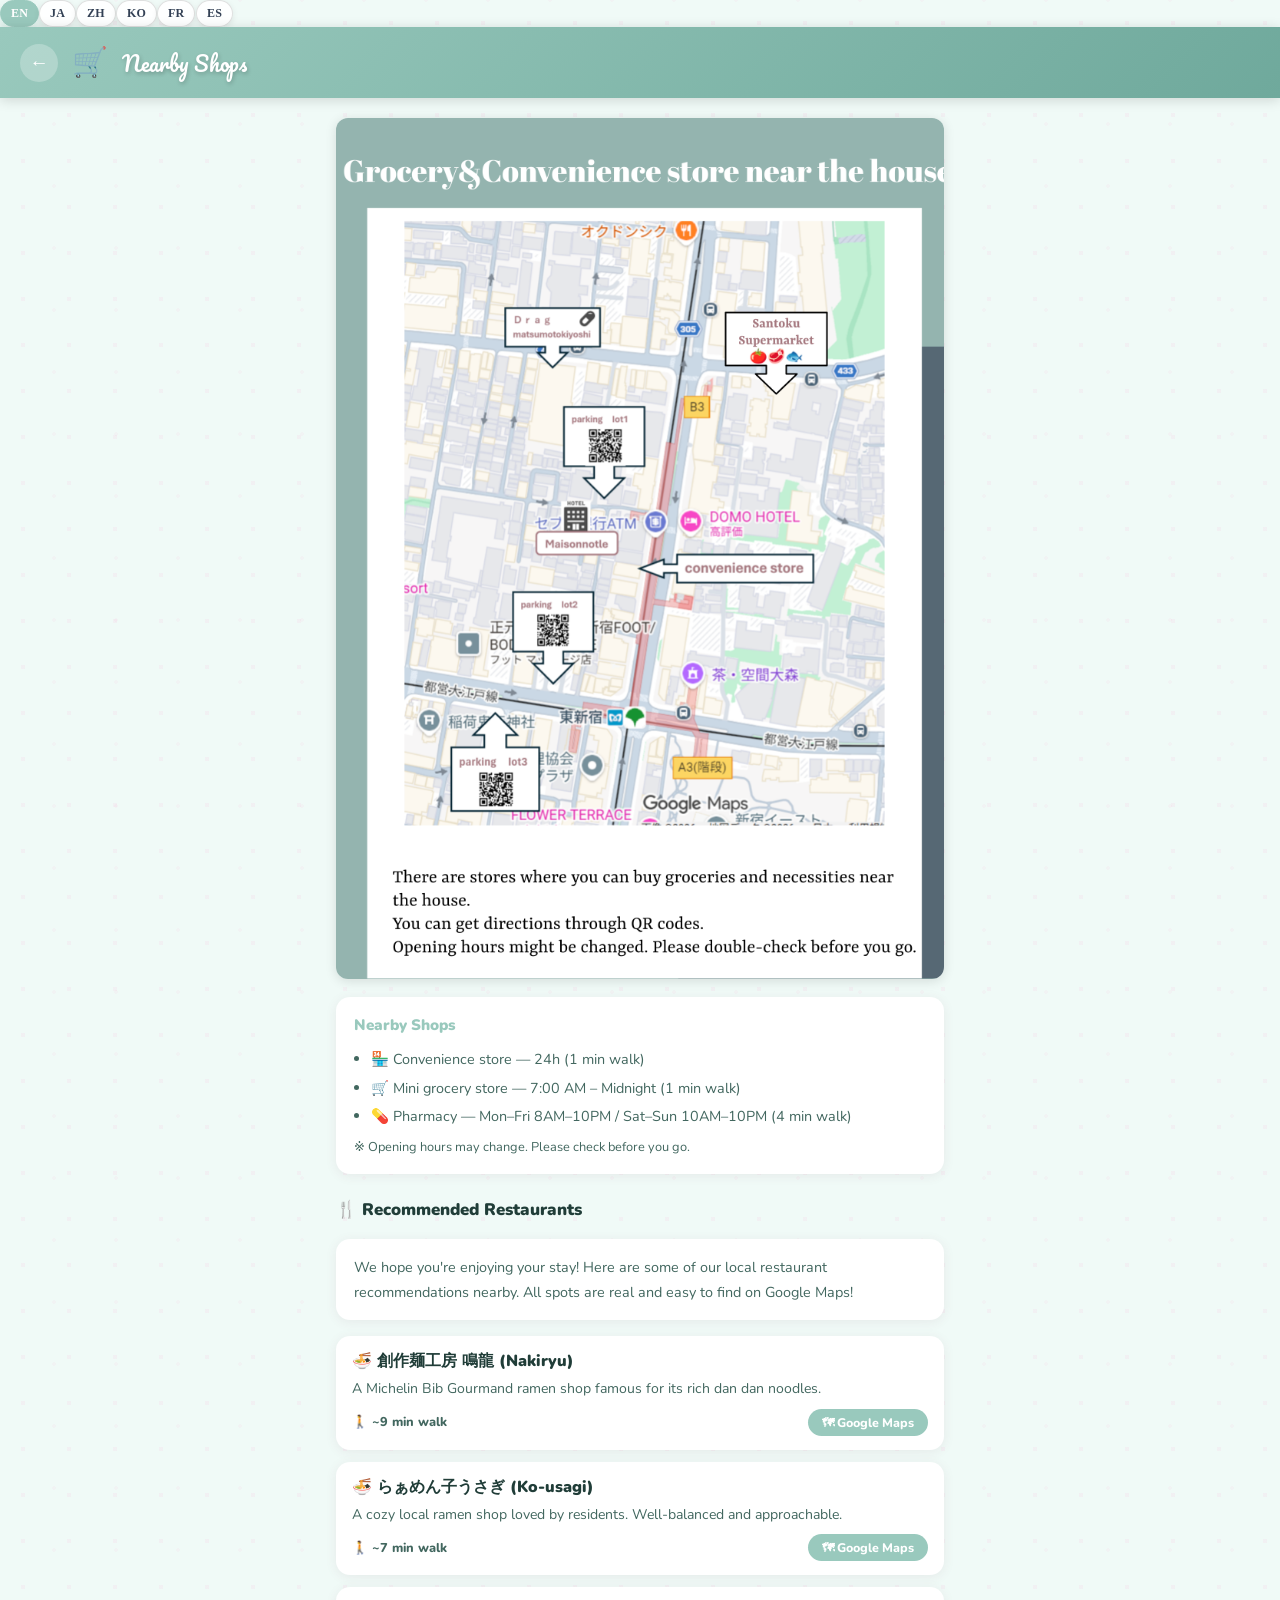
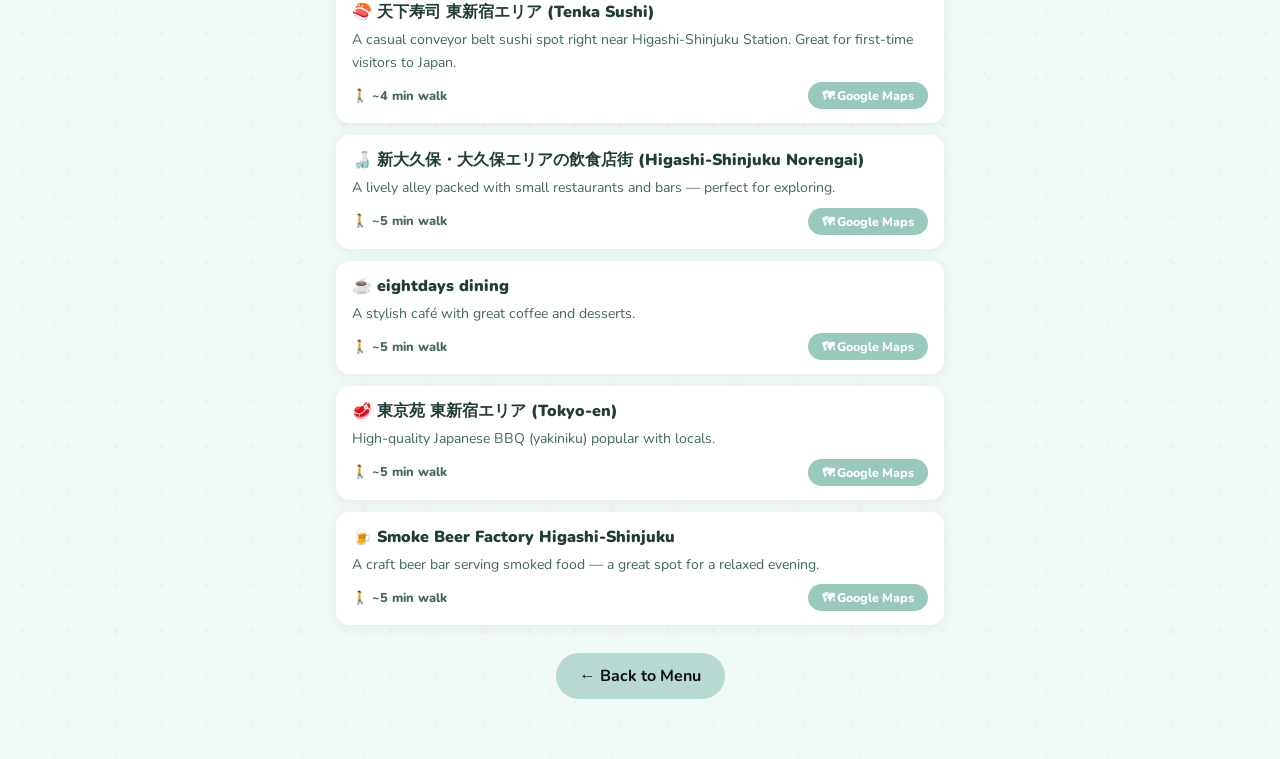
<file: nearby-shops/index.html>
<!DOCTYPE html>
<html lang="en">
<head>
<meta charset="UTF-8">
<link rel="icon" href="../index.html" rel="icon">
<meta name="viewport" content="width=device-width, initial-scale=1.0">
<title>Nearby Shops — Maison Notle 303</title>
<link href="https://fonts.googleapis.com/css2?family=Nunito:wght@600;700;800;900&family=Pacifico&display=swap" rel="stylesheet">
<style>
:root{--accent:#99c9bd;--accent-light:#b7d9d1;--cream:#f0faf7;--text-dark:#203d38;--text-mid:#42675f;}
*{box-sizing:border-box;margin:0;padding:0;}
body{font-family:'Nunito',sans-serif;background:var(--cream);color:var(--text-dark);min-height:100vh;}
.lang-bar{display:flex;justify-content:center;gap:6px;padding:10px 16px;flex-wrap:wrap;background:var(--cream);}
.lang-btn{border:2px solid var(--accent-light);background:rgba(255,255,255,0.92);border-radius:50px;padding:4px 9px;font-family:'Nunito',sans-serif;font-size:0.72rem;font-weight:800;color:var(--text-mid);cursor:pointer;transition:all 0.2s;}
.lang-btn.active{background:var(--accent);border-color:var(--accent);color:#fff;}
.top-bar{background:linear-gradient(135deg,var(--accent) 0%,#6fa99c 100%);padding:16px 20px;display:flex;align-items:center;gap:14px;position:sticky;top:0;z-index:10;box-shadow:0 2px 12px rgba(0,0,0,0.15);}
.back-btn{background:rgba(255,255,255,0.25);border:none;border-radius:50%;width:38px;height:38px;display:flex;align-items:center;justify-content:center;cursor:pointer;font-size:1.2rem;color:#fff;text-decoration:none;flex-shrink:0;transition:background 0.2s;}
.back-btn:hover{background:rgba(255,255,255,0.4);}
.top-title{font-family:'Pacifico',cursive;font-size:1.3rem;color:#fff;text-shadow:1px 2px 4px rgba(0,0,0,0.2);flex:1;}
.top-emoji{font-size:1.8rem;}
.content{padding:20px 16px 40px;max-width:640px;margin:0 auto;}
.back-footer{text-align:center;margin-top:28px;padding-bottom:20px;}
.back-footer a{display:inline-flex;align-items:center;gap:8px;color:#111;font-weight:700;font-size:1rem;text-decoration:none;background:var(--accent-light);padding:12px 24px;border-radius:50px;transition:opacity 0.2s;}
.back-footer a:hover{opacity:0.8;}

  /* text info card */
  .info-card {
    background: #fff;
    border-radius: 14px;
    padding: 16px 18px;
    margin: 18px 0;
    box-shadow: 0 2px 12px rgba(120,50,80,0.08);
    font-size: 0.9rem;
    line-height: 1.7;
    color: var(--text-mid);
  }
  .info-card h3 {
    font-size: 0.95rem;
    font-weight: 900;
    color: var(--accent);
    margin-bottom: 8px;
  }
  .info-card ul { padding-left: 1.2em; }
  .info-card li { margin-bottom: 4px; }
  .info-card .tel {
    font-size: 1.1rem;
    font-weight: 900;
    color: var(--text-dark);
    letter-spacing: 0.03em;
  }

  .resto-card {
    background: #fff;
    border-radius: 14px;
    padding: 14px 16px;
    margin-bottom: 12px;
    box-shadow: 0 2px 12px rgba(120,50,80,0.08);
  }
  .resto-card .resto-name {
    font-size: 1rem;
    font-weight: 900;
    color: var(--text-dark);
    margin-bottom: 6px;
  }
  .resto-card .resto-desc {
    font-size: 0.88rem;
    line-height: 1.6;
    color: var(--text-mid);
    margin-bottom: 8px;
  }
  .resto-card .resto-footer {
    display: flex;
    align-items: center;
    justify-content: space-between;
    flex-wrap: wrap;
    gap: 8px;
  }
  .resto-card .resto-walk {
    font-size: 0.8rem;
    font-weight: 800;
    color: var(--text-mid);
  }
  .resto-card .map-btn {
    display: inline-flex;
    align-items: center;
    gap: 5px;
    background: var(--accent);
    color: #fff;
    text-decoration: none;
    padding: 5px 14px;
    border-radius: 50px;
    font-size: 0.78rem;
    font-weight: 800;
    transition: opacity 0.2s;
  }
  .resto-card .map-btn:hover { opacity: 0.85; }
  .section-heading {
    font-size: 1.05rem;
    font-weight: 900;
    color: var(--text-dark);
    margin: 24px 0 12px;
    display: flex;
    align-items: center;
    gap: 8px;
  }
</style>
  <link rel="stylesheet" href="../assets/cute-pack.css">
  <link rel="stylesheet" href="../assets/i18n.css">
  <style id="cute-pack-theme">:root{--cp-chip-a:#e1f3ef;--cp-chip-b:#fdf1f7;--cp-hover-shadow:rgba(153,201,189,.18);--cp-dot-1:rgba(249,168,212,.12);}</style>
</head>
<body>
<div data-i18n-switcher></div>
<div class="top-bar">
  <a href="../" class="back-btn">←</a>
  <span class="top-emoji">🛒</span>
  <div class="top-title" data-i18n="pageTitle">Nearby Shops</div>
</div>
<div class="content">
<img src="assets/maison-notle-nearby-map.png" alt="Map of grocery stores, convenience stores, pharmacies, and nearby parking around Maison Notle" style="width:100%;border-radius:12px;display:block;margin-bottom:16px;box-shadow:0 2px 12px rgba(0,0,0,0.12);">

<div class="info-card">
  <h3 data-i18n="shopsTitle">Nearby Shops</h3>
  <ul>
    <li data-i18n="shop1">🏪 Convenience store — 24h (1 min walk)</li>
    <li data-i18n="shop2">🛒 Mini grocery store — 7:00 AM – Midnight (1 min walk)</li>
    <li data-i18n="shop3">💊 Pharmacy — Mon–Fri 8AM–10PM / Sat–Sun 10AM–10PM (4 min walk)</li>
  </ul>
  <p style="font-size:0.8rem;margin-top:8px;color:var(--text-mid)" data-i18n="shopsNote">※ Opening hours may change. Please check before you go.</p>
</div>

  
<div class="section-heading" data-i18n="foodTitle">🍴 Recommended Restaurants</div>
<p class="info-card" style="margin-bottom:16px" data-i18n="foodIntro">We hope you're enjoying your stay! Here are some of our local restaurant recommendations nearby. All spots are real and easy to find on Google Maps!</p>

<div class="resto-card">
  <div class="resto-name">🍜 創作麺工房 鳴龍 (Nakiryu)</div>
  <div class="resto-desc" data-i18n="r1desc">A Michelin Bib Gourmand ramen shop famous for its rich dan dan noodles.</div>
  <div class="resto-footer">
    <span class="resto-walk" data-i18n="r1walk">🚶 ~9 min walk</span>
    <a class="map-btn" href="https://maps.app.goo.gl/WVBjNWxTcHKUfHWV8" target="_blank">🗺 Google Maps</a>
  </div>
</div>

<div class="resto-card">
  <div class="resto-name">🍜 らぁめん子うさぎ (Ko-usagi)</div>
  <div class="resto-desc" data-i18n="r2desc">A cozy local ramen shop loved by residents. Well-balanced and approachable.</div>
  <div class="resto-footer">
    <span class="resto-walk" data-i18n="r2walk">🚶 ~7 min walk</span>
    <a class="map-btn" href="https://maps.app.goo.gl/nQmdw5Br9cTRQNp7A" target="_blank">🗺 Google Maps</a>
  </div>
</div>

<div class="resto-card">
  <div class="resto-name">🍣 天下寿司 東新宿エリア (Tenka Sushi)</div>
  <div class="resto-desc" data-i18n="r3desc">A casual conveyor belt sushi spot right near Higashi-Shinjuku Station. Great for first-time visitors to Japan.</div>
  <div class="resto-footer">
    <span class="resto-walk" data-i18n="r3walk">🚶 ~4 min walk</span>
    <a class="map-btn" href="https://maps.app.goo.gl/CSxd9Yc1m8cXshnL9" target="_blank">🗺 Google Maps</a>
  </div>
</div>

<div class="resto-card">
  <div class="resto-name">🍶 新大久保・大久保エリアの飲食店街 (Higashi-Shinjuku Norengai)</div>
  <div class="resto-desc" data-i18n="r4desc">A lively alley packed with small restaurants and bars — perfect for exploring.</div>
  <div class="resto-footer">
    <span class="resto-walk" data-i18n="r4walk">🚶 ~5 min walk</span>
    <a class="map-btn" href="https://maps.app.goo.gl/pE5P45L822HVzyJc8" target="_blank">🗺 Google Maps</a>
  </div>
</div>

<div class="resto-card">
  <div class="resto-name">☕ eightdays dining</div>
  <div class="resto-desc" data-i18n="r5desc">A stylish café with great coffee and desserts.</div>
  <div class="resto-footer">
    <span class="resto-walk" data-i18n="r5walk">🚶 ~5 min walk</span>
    <a class="map-btn" href="https://maps.app.goo.gl/U9cCkkQMDLVsMKyY9" target="_blank">🗺 Google Maps</a>
  </div>
</div>

<div class="resto-card">
  <div class="resto-name">🥩 東京苑 東新宿エリア (Tokyo-en)</div>
  <div class="resto-desc" data-i18n="r6desc">High-quality Japanese BBQ (yakiniku) popular with locals.</div>
  <div class="resto-footer">
    <span class="resto-walk" data-i18n="r6walk">🚶 ~5 min walk</span>
    <a class="map-btn" href="https://maps.app.goo.gl/53NLtY3N6Rjjvd6YA" target="_blank">🗺 Google Maps</a>
  </div>
</div>

<div class="resto-card">
  <div class="resto-name">🍺 Smoke Beer Factory Higashi-Shinjuku</div>
  <div class="resto-desc" data-i18n="r7desc">A craft beer bar serving smoked food — a great spot for a relaxed evening.</div>
  <div class="resto-footer">
    <span class="resto-walk" data-i18n="r7walk">🚶 ~5 min walk</span>
    <a class="map-btn" href="https://maps.app.goo.gl/esUjKGbmfcbhQFCp6" target="_blank">🗺 Google Maps</a>
  </div>
</div>

  <div class="back-footer">
  <a href="../" data-i18n="backToMenu">← Back to Menu</a>
</div>
</div>
<script src="../assets/i18n.js" defer></script>
<script>
const S={'en':{pageTitle:'Nearby Shops',backToMenu:'← Back to Menu','foodTitle':'🍴 Recommended Restaurants','foodIntro':'We hope you're enjoying your stay! Here are some local restaurant recommendations. All spots are easy to find on Google Maps!','r1desc':'A Michelin Bib Gourmand ramen shop famous for its rich dan dan noodles.','r1walk':'🚶 ~9 min walk','r2desc':'A cozy local ramen shop loved by residents. Well-balanced and approachable.','r2walk':'🚶 ~7 min walk','r3desc':'A casual conveyor belt sushi spot near Higashi-Shinjuku Station. Great for first-time visitors to Japan.','r3walk':'🚶 ~4 min walk','r4desc':'A lively alley packed with small restaurants and bars — perfect for exploring.','r4walk':'🚶 ~5 min walk','r5desc':'A stylish café with great coffee and desserts.','r5walk':'🚶 ~5 min walk','r6desc':'High-quality Japanese BBQ (yakiniku) popular with locals.','r6walk':'🚶 ~5 min walk','r7desc':'A craft beer bar serving smoked food — great for a relaxed evening.','r7walk':'🚶 ~5 min walk'}, 'ja':{pageTitle:'周辺スポット',backToMenu:'← メニューへ戻る','foodTitle':'🍴 おすすめグルメ','foodIntro':'ご滞在をお楽しみいただけていれば幸いです！周辺のおすすめグルメをご紹介します🍴','r1desc':'ミシュラン・ビブグルマン掲載の有名ラーメン店。濃厚な旦旦麺が特に人気です。','r1walk':'🚶 徒歩約9分','r2desc':'地元住民に愛される居心地の良いラーメン店。バランスが取れた親しみやすいお店。','r2walk':'🚶 徒歩約7分','r3desc':'東新宿駅のすぐそばにある回転寿司。日本初訪問の方にも最適なお手頃な寿司体験。','r3walk':'🚶 徒歩約4分','r4desc':'小さなレストランやバーが並ぶ人気の路地。探索するのに最適なエリアです。','r4walk':'🚶 徒歩約5分','r5desc':'おいしいコーヒーとデザートが楽しめるおしゃれなカフェ。','r5walk':'🚶 徒歩約5分','r6desc':'地元の人たちに人気の高品質な和風焼肉店。','r6walk':'🚶 徒歩約5分','r7desc':'スモーク料理が楽しめるクラフトビールバー。夜のひとときにぴったり。','r7walk':'🚶 徒歩約5分'}, 'zh':{pageTitle:'附近商店',backToMenu:'← 返回菜单','foodTitle':'🍴 美食推荐','foodIntro':'希望您正在享受愉快的住宿！以下是我们推荐的附近美食，所有餐厅都可以在Google地图上找到！','r1desc':'米其林必比登推荐拉面店，以浓郁的担担面闻名。','r1walk':'🚶 步行约9分钟','r2desc':'深受当地居民喜爱的温馨拉面店，口味均衡亲切。','r2walk':'🚶 步行约7分钟','r3desc':'紧邻东新宿站的休闲回转寿司，特别适合初次来日本的旅客。','r3walk':'🚶 步行约4分钟','r4desc':'充满小餐厅和酒吧的热闹小巷，非常适合探索。','r4walk':'🚶 步行约5分钟','r5desc':'提供优质咖啡和甜点的时尚咖啡馆。','r5walk':'🚶 步行约5分钟','r6desc':'深受当地人喜爱的高品质日式烤肉店。','r6walk':'🚶 步行约5分钟','r7desc':'供应烟熏美食的精酿啤酒酒吧，是放松夜晚的好去处。','r7walk':'🚶 步行约5分钟'}, 'ko':{pageTitle:'근처 상점',backToMenu:'← 메뉴로 돌아가기','foodTitle':'🍴 맛집 추천','foodIntro':'즐거운 숙박이 되고 있으면 좋겠습니다! 주변 맛집을 소개해드립니다🍴','r1desc':'미쉐린 빕 구르망에 선정된 유명 라멘 가게. 진한 단단면이 특히 인기입니다.','r1walk':'🚶 도보 약 9분','r2desc':'지역 주민들이 사랑하는 아늑한 라멘 가게. 균형 잡힌 맛으로 누구나 즐길 수 있습니다.','r2walk':'🚶 도보 약 7분','r3desc':'히가시신주쿠역 바로 옆의 캐주얼한 회전초밥집. 일본 첫 방문자에게 추천합니다.','r3walk':'🚶 도보 약 4분','r4desc':'작은 식당과 바가 가득한 인기 골목. 탐색하기에 딱 좋습니다.','r4walk':'🚶 도보 약 5분','r5desc':'맛있는 커피와 디저트를 즐길 수 있는 세련된 카페.','r5walk':'🚶 도보 약 5분','r6desc':'지역 주민들에게 인기 있는 고품질 야키니쿠 식당.','r6walk':'🚶 도보 약 5분','r7desc':'훈제 요리를 즐길 수 있는 크래프트 맥주 바. 느긋한 저녁에 딱입니다.','r7walk':'🚶 도보 약 5분'}, 'fr':{pageTitle:'Commerces proches',backToMenu:'← Retour au menu','foodTitle':'🍴 Restaurants recommandés','foodIntro':'Nous esperons que vous profitez de votre sejour ! Voici quelques restaurants locaux recommandes. Tous se trouvent facilement sur Google Maps !','r1desc':'Un restaurant de ramen Michelin Bib Gourmand, repute pour ses riches dan dan noodles.','r1walk':'🚶 ~9 min a pied','r2desc':'Un restaurant de ramen cosy apprécie des habitants. Saveurs equilibrees et accessible.','r2walk':'🚶 ~7 min a pied','r3desc':'Un restaurant de sushis sur tapis roulant pres de la gare d'Higashi-Shinjuku. Ideal pour une premiere visite au Japon.','r3walk':'🚶 ~4 min a pied','r4desc':'Une ruelle animee pleine de petits restaurants et bars — parfait pour explorer.','r4walk':'🚶 ~5 min a pied','r5desc':'Un cafe tendance avec de bons cafes et desserts.','r5walk':'🚶 ~5 min a pied','r6desc':'Barbecue japonais (yakiniku) de haute qualite, populaire parmi les locaux.','r6walk':'🚶 ~5 min a pied','r7desc':'Un bar a bieres artisanales avec plats fumes — ideal pour une soiree detendue.','r7walk':'🚶 ~5 min a pied'}, 'es':{pageTitle:'Tiendas cercanas',backToMenu:'← Volver al menú','foodTitle':'🍴 Restaurantes recomendados','foodIntro':'Esperamos que este disfrutando de su estancia! Aqui hay algunos restaurantes locales que le recomendamos. Todos son faciles de encontrar en Google Maps!','r1desc':'Un restaurante de ramen Michelin Bib Gourmand, famoso por sus ricos fideos dan dan.','r1walk':'🚶 ~9 min a pie','r2desc':'Un acogedor restaurante de ramen local muy querido por los vecinos.','r2walk':'🚶 ~7 min a pie','r3desc':'Un sushi de cinta transportadora casual junto a la estacion Higashi-Shinjuku. Ideal para quienes visitan Japon por primera vez.','r3walk':'🚶 ~4 min a pie','r4desc':'Un animado callejon lleno de pequenos restaurantes y bares, perfecto para explorar.','r4walk':'🚶 ~5 min a pie','r5desc':'Un elegante cafe con excelente cafe y postres.','r5walk':'🚶 ~5 min a pie','r6desc':'Barbacoa japonesa (yakiniku) de alta calidad, popular entre los locales.','r6walk':'🚶 ~5 min a pie','r7desc':'Un bar de cerveza artesanal con comida ahumada — un gran lugar para una velada relajada.','r7walk':'🚶 ~5 min a pie'}};
function setLang(l,btn){document.querySelectorAll('.lang-btn').forEach(b=>b.classList.remove('active'));if(btn){btn.classList.add('active');}const t=S[l];if(!t)return;document.querySelectorAll('[data-i18n]').forEach(el=>{const k=el.getAttribute('data-i18n');if(k in t)el.textContent=t[k];});}
window.I18N_STRINGS = S;
</script>
  <script src="../assets/cute-pack.js" defer></script>
</body>
</html>
</file>
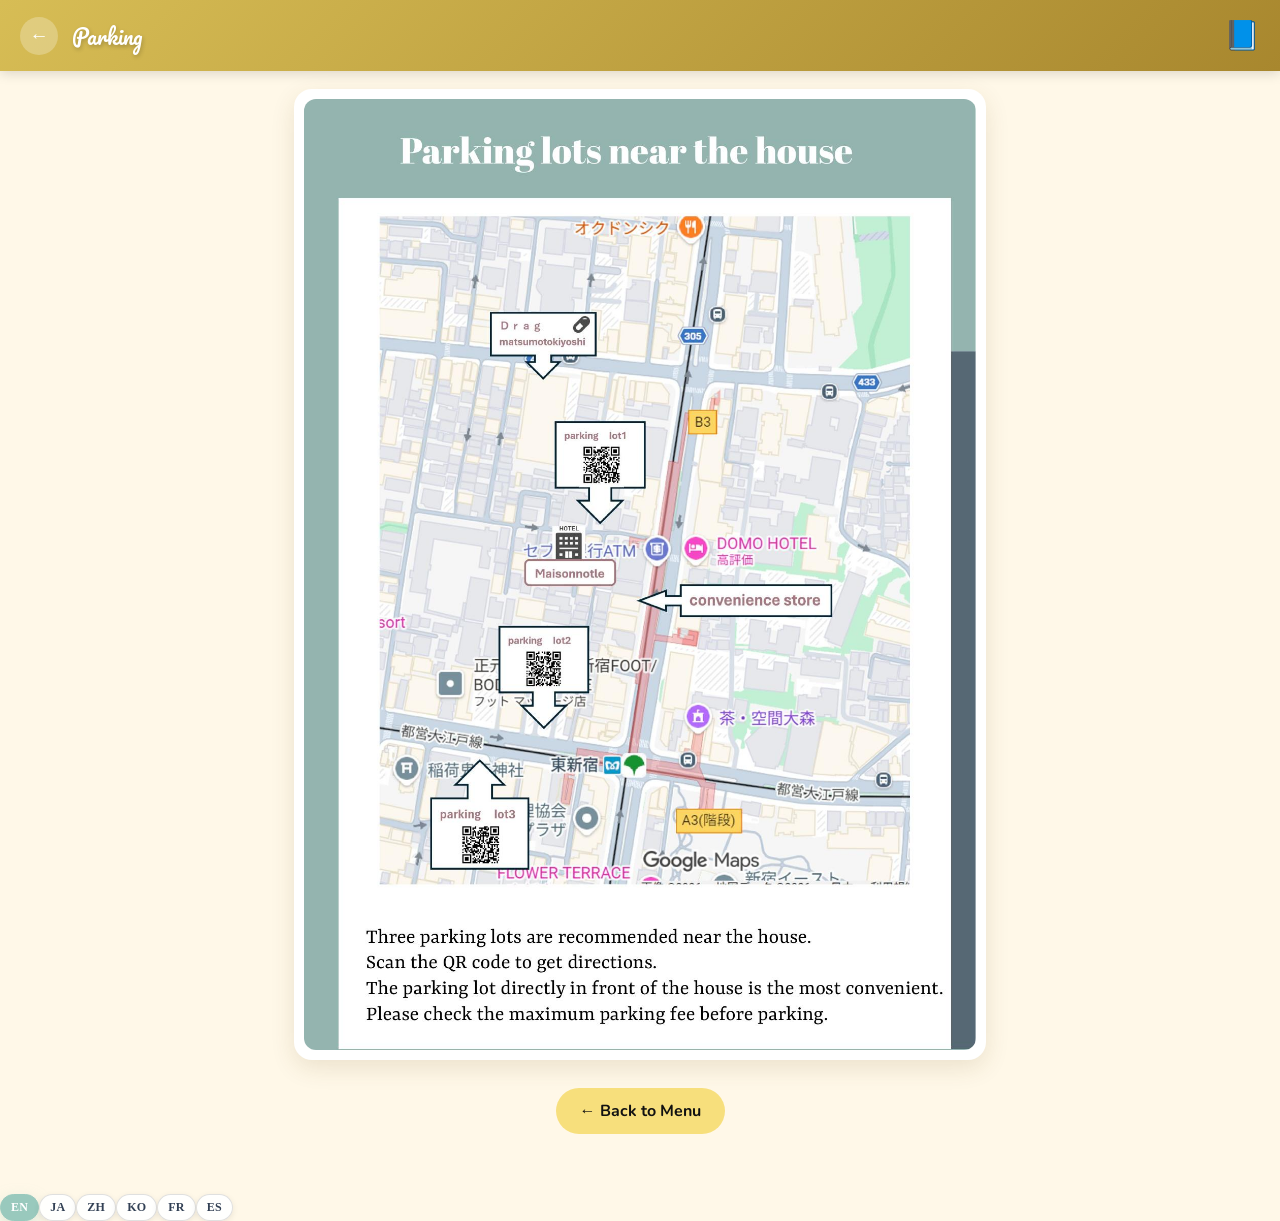
<file: parking/index.html>
<!DOCTYPE html>
<html lang="en">
<head>
<meta charset="UTF-8">
<meta name="viewport" content="width=device-width, initial-scale=1.0">
<title>Parking - Maison Notle 303</title>
<link href="https://fonts.googleapis.com/css2?family=Nunito:wght@600;700;800;900&family=Pacifico&display=swap" rel="stylesheet">
<link rel="stylesheet" href="../assets/cute-pack.css">
<link rel="stylesheet" href="../assets/i18n.css">
<style>
:root{--accent:#d7bd55;--accent-dark:#a8872e;--accent-light:#f7df7c;--cream:#fff8e8;--text-dark:#4a3b16;}
*{box-sizing:border-box;margin:0;padding:0;}
body{font-family:'Nunito',sans-serif;background:var(--cream);color:var(--text-dark);min-height:100vh;}
.top-bar{background:linear-gradient(135deg,var(--accent) 0%,var(--accent-dark) 100%);padding:16px 20px;display:flex;align-items:center;gap:14px;position:sticky;top:0;z-index:10;box-shadow:0 2px 12px rgba(0,0,0,0.15);}
.back-btn{background:rgba(255,255,255,0.25);border:none;border-radius:50%;width:38px;height:38px;display:flex;align-items:center;justify-content:center;cursor:pointer;font-size:1.2rem;color:#fff;text-decoration:none;flex-shrink:0;transition:background 0.2s;}
.back-btn:hover{background:rgba(255,255,255,0.4);}
.top-title{font-family:'Pacifico',cursive;font-size:1.3rem;color:#fff;text-shadow:1px 2px 4px rgba(0,0,0,0.2);flex:1;}
.top-emoji{font-size:1.8rem;}
.content{padding:18px 14px 40px;max-width:720px;margin:0 auto;}
.guide-stack{display:flex;flex-direction:column;gap:20px;}
.guide-card{background:#fff;border-radius:18px;padding:10px;box-shadow:0 8px 24px rgba(92,64,12,0.12);}
.guide-image{width:100%;display:block;border-radius:12px;}
.back-footer{text-align:center;margin-top:28px;padding-bottom:20px;}
.back-footer a{display:inline-flex;align-items:center;gap:8px;color:#111;font-weight:700;font-size:1rem;text-decoration:none;background:var(--accent-light);padding:12px 24px;border-radius:50px;transition:opacity 0.2s;}
.back-footer a:hover{opacity:0.8;}
</style>
</head>
<body>
<div class="top-bar">
  <a class="back-btn" href="../">&larr;</a>
  <div class="top-title" data-i18n="pageTitle">Parking</div>
  <div class="top-emoji">📘</div>
</div>
<main class="content">
  <section class="guide-stack">
    <figure class="guide-card"><img src="./assets/parking-guide.jpg" alt="Parking page 1" class="guide-image"></figure>
  </section>
  <div class="back-footer"><a href="../" data-i18n="backToMenu">&larr; Back to Menu</a></div>
</main>
<div data-i18n-switcher></div>
</body>
<script src="../assets/i18n.js" defer></script>
<script>
  window.I18N_STRINGS = {
    en: { pageTitle: 'Parking', backToMenu: '\u2190 Back to Menu' },
    ja: { pageTitle: '駐車場', backToMenu: '\u2190 メニューへ戻る' },
    zh: { pageTitle: '停车场', backToMenu: '\u2190 返回菜单' },
    ko: { pageTitle: '주차장', backToMenu: '\u2190 메뉴로 돌아가기' },
    fr: { pageTitle: 'Parking', backToMenu: '\u2190 Retour au menu' },
    es: { pageTitle: 'Aparcamiento', backToMenu: '\u2190 Volver al menú' },
  };
</script>
</html>
</file>
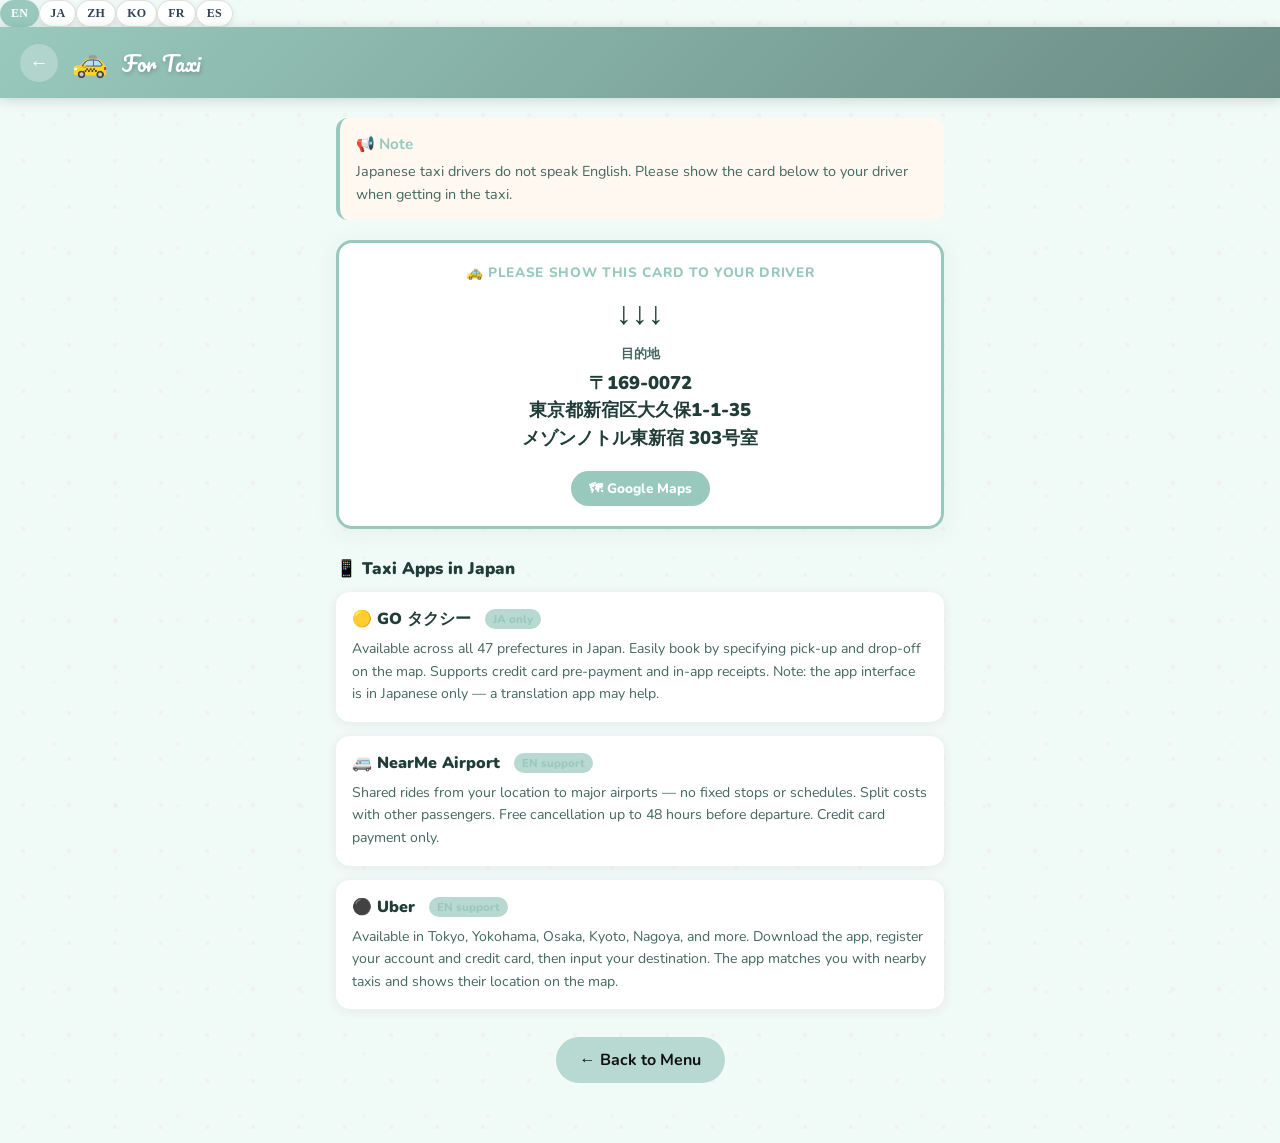
<file: taxi/index.html>
<!DOCTYPE html>
<html lang="en">
<head>
<meta charset="UTF-8">
<link rel="icon" href="data:image/svg+xml,<svg xmlns='http://www.w3.org/2000/svg' viewBox='0 0 32 32'><rect width='32' height='32' rx='10' fill='%23fff1f6'/><rect x='20' y='7' width='3' height='6' rx='1.5' fill='none' stroke='%23d9467d' stroke-width='1.6'/><path d='M5,17 Q5,15 7,14 L16,6 L25,14 Q27,15 27,17 Z' fill='none' stroke='%23d9467d' stroke-width='2' stroke-linejoin='round' stroke-linecap='round'/><rect x='7' y='16' width='18' height='11' rx='2.5' fill='none' stroke='%23d9467d' stroke-width='2'/><path d='M14,27 L14,22 Q14,19.5 16,19.5 Q18,19.5 18,22 L18,27' fill='none' stroke='%23d9467d' stroke-width='1.6'/><circle cx='10.5' cy='21' r='2' fill='none' stroke='%23d9467d' stroke-width='1.5'/><circle cx='21.5' cy='21' r='2' fill='none' stroke='%23d9467d' stroke-width='1.5'/></svg>">
<meta name="viewport" content="width=device-width, initial-scale=1.0">
<title>For Taxi — Maison Notle 303</title>
<link href="https://fonts.googleapis.com/css2?family=Nunito:wght@600;700;800;900&family=Pacifico&display=swap" rel="stylesheet">
<style>
  :root {
    --accent: #99c9bd;
    --accent-light: #b7d9d1;
    --cream: #f0faf7;
    --text-dark: #203d38;
    --text-mid: #42675f;
  }
  * { box-sizing: border-box; margin: 0; padding: 0; }
  body { font-family: 'Nunito', sans-serif; background: var(--cream); color: var(--text-dark); min-height: 100vh; }
  .top-bar {
    background: linear-gradient(135deg, var(--accent) 0%, color-mix(in srgb, var(--accent) 70%, black) 100%);
    padding: 16px 20px;
    display: flex;
    align-items: center;
    gap: 14px;
    position: sticky;
    top: 0;
    z-index: 10;
    box-shadow: 0 2px 12px rgba(0,0,0,0.15);
  }
  .back-btn {
    background: rgba(255,255,255,0.25);
    border: none;
    border-radius: 50%;
    width: 38px; height: 38px;
    display: flex; align-items: center; justify-content: center;
    cursor: pointer;
    font-size: 1.2rem;
    color: #fff;
    text-decoration: none;
    flex-shrink: 0;
    transition: background 0.2s;
  }
  .back-btn:hover { background: rgba(255,255,255,0.4); }
  .top-title {
    font-family: 'Pacifico', cursive;
    font-size: 1.3rem;
    color: #fff;
    text-shadow: 1px 2px 4px rgba(0,0,0,0.2);
    flex: 1;
  }
  .top-emoji { font-size: 1.8rem; }
  .content { padding: 20px 16px 40px; max-width: 640px; margin: 0 auto; }
  .back-footer {
    text-align: center;
    margin-top: 28px;
    padding-bottom: 20px;
  }
  .back-footer a {
    display: inline-flex;
    align-items: center;
    gap: 8px;
    color: #111;
    font-weight: 700;
    font-size: 1rem;
    text-decoration: none;
    background: var(--accent-light);
    padding: 12px 24px;
    border-radius: 50px;
    transition: opacity 0.2s;
  }
  .back-footer a:hover { opacity: 0.8; }

  /* lang-bar */
  .lang-bar {
    display: flex;
    justify-content: center;
    gap: 6px;
    padding: 10px 16px;
    flex-wrap: wrap;
    background: var(--cream);
  }
  .lang-btn {
    border: 2px solid var(--accent-light);
    background: rgba(255,255,255,0.92);
    backdrop-filter: blur(6px);
    border-radius: 50px;
    padding: 4px 9px;
    font-family: 'Nunito', sans-serif;
    font-size: 0.72rem;
    font-weight: 800;
    color: var(--text-mid);
    cursor: pointer;
    transition: all 0.2s;
    box-shadow: 0 2px 8px rgba(120,50,80,0.12);
  }
  .lang-btn.active {
    background: var(--accent);
    border-color: var(--accent);
    color: #fff;
  }
  .lang-btn:hover:not(.active) {
    border-color: var(--accent);
    color: var(--accent);
  }

  /* note box */
  .note-box {
    background: #fff8f0;
    border-left: 4px solid var(--accent);
    border-radius: 12px;
    padding: 14px 16px;
    margin-bottom: 20px;
    font-size: 0.9rem;
    line-height: 1.6;
    color: var(--text-mid);
  }
  .note-box strong {
    color: var(--accent);
    display: block;
    margin-bottom: 4px;
    font-size: 0.95rem;
  }

  /* driver card */
  .driver-card {
    background: #fff;
    border: 3px solid var(--accent);
    border-radius: 16px;
    padding: 20px;
    margin-bottom: 24px;
    text-align: center;
    box-shadow: 0 4px 20px rgba(153,201,189,0.15);
  }
  .driver-card .driver-label {
    font-size: 0.85rem;
    font-weight: 800;
    color: var(--accent);
    text-transform: uppercase;
    letter-spacing: 0.05em;
    margin-bottom: 10px;
  }
  .driver-card .arrow-down {
    font-size: 2rem;
    display: block;
    margin-bottom: 10px;
  }
  .driver-card .destination {
    font-size: 1.15rem;
    font-weight: 900;
    color: var(--text-dark);
    line-height: 1.5;
    margin-bottom: 8px;
  }
  .driver-card .destination .address-label {
    font-size: 0.8rem;
    font-weight: 700;
    color: var(--text-mid);
    display: block;
    margin-bottom: 4px;
  }
  .driver-card .map-link {
    display: inline-flex;
    align-items: center;
    gap: 6px;
    margin-top: 12px;
    background: var(--accent);
    color: #fff;
    text-decoration: none;
    padding: 8px 18px;
    border-radius: 50px;
    font-size: 0.85rem;
    font-weight: 800;
    transition: opacity 0.2s;
  }
  .driver-card .map-link:hover { opacity: 0.85; }

  /* section heading */
  .section-heading {
    font-size: 1.05rem;
    font-weight: 900;
    color: var(--text-dark);
    margin: 28px 0 12px;
    display: flex;
    align-items: center;
    gap: 8px;
  }

  /* app card */
  .app-card {
    background: #fff;
    border-radius: 14px;
    padding: 16px;
    margin-bottom: 14px;
    box-shadow: 0 2px 12px rgba(120,50,80,0.08);
  }
  .app-card .app-name {
    font-size: 1rem;
    font-weight: 900;
    color: var(--text-dark);
    margin-bottom: 8px;
    display: flex;
    align-items: center;
    gap: 8px;
  }
  .app-card .app-body {
    font-size: 0.88rem;
    line-height: 1.6;
    color: var(--text-mid);
  }
  .app-card .app-tag {
    display: inline-block;
    background: var(--accent-light);
    color: var(--accent);
    font-size: 0.72rem;
    font-weight: 800;
    border-radius: 50px;
    padding: 2px 8px;
    margin-left: 6px;
  }
</style>
  <link rel="stylesheet" href="../assets/cute-pack.css">
  <link rel="stylesheet" href="../assets/i18n.css">
  <style id="cute-pack-theme">:root{--cp-chip-a:#e1f3ef;--cp-chip-b:#fdf1f7;--cp-hover-shadow:rgba(153,201,189,.18);--cp-dot-1:rgba(249,168,212,.12);}</style>
</head>
<body>
<div data-i18n-switcher></div>
<div class="top-bar">
  <a href="../" class="back-btn">←</a>
  <span class="top-emoji">🚕</span>
  <div class="top-title" data-i18n="pageTitle">For Taxi</div>
</div>

<div class="content">

  <!-- Note to guest -->
  <div class="note-box">
    <strong data-i18n="noteTitle">📢 Note</strong>
    <span data-i18n="noteBody">Japanese taxi drivers do not speak English. Please show the card below to your driver when getting in the taxi.</span>
  </div>

  <!-- Driver card (日本語固定 — 運転手に見せる用) -->
  <div class="driver-card">
    <div class="driver-label" data-i18n="driverLabel">🚕 以下を運転手の方にお見せください</div>
    <span class="arrow-down">↓↓↓</span>
    <div class="destination">
      <span class="address-label">目的地</span>
      〒169-0072<br>
      東京都新宿区大久保1-1-35<br>
      メゾンノトル東新宿 303号室</div>
    <a class="map-link" href="https://maps.google.com/?q=東京都新宿区大久保1-1-35+メゾンノトル東新宿+303号室" target="_blank">
      🗺 Google Maps
    </a>
  </div>

  <!-- Taxi apps -->
  <div class="section-heading" data-i18n="appsTitle">📱 Taxi Apps in Japan</div>

  <div class="app-card">
    <div class="app-name">🟡 GO タクシー <span class="app-tag" data-i18n="jaOnly">JA only</span></div>
    <div class="app-body" data-i18n="goBody">Available across all 47 prefectures in Japan. Easily book by specifying pick-up and drop-off on the map. Supports credit card pre-payment and in-app receipts. Note: the app interface is in Japanese only — a translation app may help.</div>
  </div>

  <div class="app-card">
    <div class="app-name">🚐 NearMe Airport <span class="app-tag" data-i18n="enSupport">EN support</span></div>
    <div class="app-body" data-i18n="nearmeBody">Shared rides from your location to major airports — no fixed stops or schedules. Split costs with other passengers. Free cancellation up to 48 hours before departure. Credit card payment only.</div>
  </div>

  <div class="app-card">
    <div class="app-name">⚫ Uber <span class="app-tag" data-i18n="enSupport2">EN support</span></div>
    <div class="app-body" data-i18n="uberBody">Available in Tokyo, Yokohama, Osaka, Kyoto, Nagoya, and more. Download the app, register your account and credit card, then input your destination. The app matches you with nearby taxis and shows their location on the map.</div>
  </div>

  <div class="back-footer">
    <a href="../" data-i18n="backToMenu">← Back to Menu</a>
  </div>
</div>

<script src="../assets/i18n.js" defer></script>
<script>
const STRINGS = {
  en: {
    pageTitle: 'For Taxi',
    noteTitle: '📢 Note',
    noteBody: 'Japanese taxi drivers do not speak English. Please show the card below to your driver when getting in the taxi.',
    appsTitle: '📱 Taxi Apps in Japan',
    goBody: 'Available across all 47 prefectures in Japan. Easily book by specifying pick-up and drop-off on the map. Supports credit card pre-payment and in-app receipts. Note: the app interface is in Japanese only — a translation app may help.',
    nearmeBody: 'Shared rides from your location to major airports — no fixed stops or schedules. Split costs with other passengers. Free cancellation up to 48 hours before departure. Credit card payment only.',
    uberBody: 'Available in Tokyo, Yokohama, Osaka, Kyoto, Nagoya, and more. Download the app, register your account and credit card, then input your destination. The app matches you with nearby taxis and shows their location on the map.',
    jaOnly: 'JA only',
    enSupport: 'EN support',
    enSupport2: 'EN support',
    driverLabel: '🚕 Please show this card to your driver',
    backToMenu: '← Back to Menu',
  },
  ja: {
    pageTitle: 'タクシー利用案内',
    noteTitle: '📢 ご案内',
    noteBody: '日本のタクシー運転手は英語を話しません。乗車時に以下のカードを運転手にお見せください。',
    appsTitle: '📱 タクシーアプリ',
    goBody: '全国47都道府県で利用可能。地図上で乗降場所を指定して簡単予約。クレジットカード事前決済・アプリ内領収書に対応しています。',
    nearmeBody: '指定場所から主要空港まで乗合タクシー。乗合で料金を分担。出発48時間前まで無料キャンセル可。クレジットカード払いのみ。',
    uberBody: '東京・横浜・大阪・京都・名古屋などで利用可能。アプリをダウンロードしてアカウントを作成し、目的地を入力するだけ。近くのタクシーとマッチングされます。',
    jaOnly: '日本語のみ',
    enSupport: '英語対応',
    enSupport2: '英語対応',
    driverLabel: '🚕 以下を運転手の方にお見せください',
    backToMenu: '← メニューへ戻る',
  },
  zh: {
    pageTitle: '出租车指南',
    noteTitle: '📢 提示',
    noteBody: '日本出租车司机不会说英语。上车时请将以下卡片出示给司机。',
    appsTitle: '📱 日本打车应用',
    goBody: '覆盖日本全部47个都道府县。在地图上指定上下车地点即可轻松预约。支持信用卡预付款和应用内收据。注意：界面仅有日语，可能需要翻译软件辅助。',
    nearmeBody: '从指定地点到主要机场的拼车服务，无需等待固定班次。可与其他乘客分摊费用。出发48小时前可免费取消。仅支持信用卡付款。',
    uberBody: '可在东京、横滨、大阪、京都、名古屋等城市使用。下载应用并注册账户和信用卡信息，输入目的地，应用将为您匹配附近的出租车。',
    jaOnly: '仅日语',
    enSupport: '支持英语',
    enSupport2: '支持英语',
    driverLabel: '🚕 请将此卡片出示给司机',
    backToMenu: '← 返回菜单',
  },
  ko: {
    pageTitle: '택시 안내',
    noteTitle: '📢 안내',
    noteBody: '일본 택시 기사는 영어를 하지 못합니다. 승차 시 아래 카드를 기사에게 보여주세요.',
    appsTitle: '📱 일본 택시 앱',
    goBody: '일본 전국 47개 도도부현에서 이용 가능. 지도에서 승하차 위치를 지정해 간편 예약. 신용카드 선결제 및 앱 내 영수증 지원. 앱 인터페이스는 일본어 전용.',
    nearmeBody: '지정 장소에서 주요 공항까지 합승 서비스. 다른 승객과 요금 분담 가능. 출발 48시간 전까지 무료 취소. 신용카드 결제만 가능.',
    uberBody: '도쿄, 요코하마, 오사카, 교토, 나고야 등에서 이용 가능. 앱을 다운로드하고 계정 및 신용카드를 등록한 후 목적지를 입력하면 근처 택시와 연결됩니다.',
    jaOnly: '일본어 전용',
    enSupport: '영어 지원',
    enSupport2: '영어 지원',
    driverLabel: '🚕 이 카드를 기사님께 보여주세요',
    backToMenu: '← 메뉴로 돌아가기',
  },
  fr: {
    pageTitle: 'Guide Taxi',
    noteTitle: '📢 Note',
    noteBody: 'Les chauffeurs de taxi japonais ne parlent pas anglais. Montrez la carte ci-dessous à votre chauffeur en montant dans le taxi.',
    appsTitle: '📱 Applications de taxi au Japon',
    goBody: 'Disponible dans les 47 préfectures du Japon. Réservez facilement en indiquant les points de prise en charge et de dépose sur la carte. Paiement par carte bancaire disponible. Interface en japonais uniquement.',
    nearmeBody: "Trajets partagés depuis votre emplacement vers les grands aéroports. Partagez les frais avec d'autres passagers. Annulation gratuite jusqu'à 48h avant le départ. Paiement par carte uniquement.",
    uberBody: "Disponible à Tokyo, Yokohama, Osaka, Kyoto, Nagoya et plus. Téléchargez l'appli, créez un compte et ajoutez votre carte bancaire, puis saisissez votre destination.",
    jaOnly: 'JA uniquement',
    enSupport: 'Support EN',
    enSupport2: 'Support EN',
    driverLabel: '🚕 Veuillez montrer cette carte à votre chauffeur',
    backToMenu: '← Retour au menu',
  },
  es: {
    pageTitle: 'Guía de Taxi',
    noteTitle: '📢 Nota',
    noteBody: 'Los taxistas japoneses no hablan inglés. Muestre la tarjeta de abajo a su conductor al subir al taxi.',
    appsTitle: '📱 Apps de taxi en Japón',
    goBody: 'Disponible en las 47 prefecturas de Japón. Reserve fácilmente especificando los puntos de recogida y destino en el mapa. Acepta pago con tarjeta de crédito. Interfaz solo en japonés.',
    nearmeBody: 'Viajes compartidos desde su ubicación a los principales aeropuertos. Comparta el coste con otros pasajeros. Cancelación gratuita hasta 48 horas antes. Solo pago con tarjeta.',
    uberBody: 'Disponible en Tokio, Yokohama, Osaka, Kioto, Nagoya y más. Descargue la app, registre su cuenta y tarjeta, luego ingrese su destino.',
    jaOnly: 'Solo JA',
    enSupport: 'Soporte EN',
    enSupport2: 'Soporte EN',
    driverLabel: '🚕 Por favor muestre esta tarjeta a su conductor',
    backToMenu: '← Volver al menú',
  },
};

function applyTranslations(lang) {
  const t = STRINGS[lang];
  if (!t) return;
  document.querySelectorAll('[data-i18n]').forEach(el => {
    const key = el.getAttribute('data-i18n');
    if (key in t) el.textContent = t[key];
  });
}
function setLang(lang, btn) {
  document.querySelectorAll('.lang-btn').forEach(b => b.classList.remove('active'));
  btn.classList.add('active');
  applyTranslations(lang);
}
window.I18N_STRINGS = STRINGS;
</script>
  <script src="../assets/cute-pack.js" defer></script>
</body>
</html>
</file>
<file: assets/cute-pack.css>
/* ==== Cute Pack: shared lightweight decorations (no deps) ==== */
:root {
  --cp-chip-a: #eaf6ff;
  --cp-chip-b: #fdf1f7;
  --cp-hover-shadow: rgba(80, 140, 200, .18);
  --cp-dot-1: rgba(140, 190, 240, .10);
  --cp-dot-2: rgba(255, 170, 200, .08);
  --cp-sparkle: #ffb6d1;
}

@media (prefers-reduced-motion: no-preference) {
  .hero-house,
  .hero .mark,
  header.hero .mark,
  body:not(.cp-emergency) .top-emoji,
  body:not(.cp-emergency) .top h1 span[aria-hidden="true"] {
    display: inline-block;
    animation: cp-bob 3s ease-in-out infinite;
    will-change: transform;
  }

  @keyframes cp-bob {
    0%, 100% { transform: translateY(0) rotate(-2deg); }
    50% { transform: translateY(-8px) rotate(2deg); }
  }

  .pl-icon {
    display: inline-block;
    animation: cp-wiggle 4s ease-in-out infinite;
    will-change: transform;
  }

  .pl-btn:nth-child(2) .pl-icon { animation-delay: .6s; }
  .pl-btn:nth-child(3) .pl-icon { animation-delay: 1.2s; }
  .pl-btn:nth-child(4) .pl-icon { animation-delay: 1.8s; }

  @keyframes cp-wiggle {
    0%, 88%, 100% { transform: rotate(0); }
    90% { transform: rotate(-8deg) scale(1.08); }
    94% { transform: rotate(8deg) scale(1.08); }
    98% { transform: rotate(-4deg); }
  }

  .wifi-card,
  .wifi {
    position: relative;
    overflow: hidden;
  }

  .wifi-card::after,
  .wifi::after {
    content: '';
    position: absolute;
    top: 0;
    left: -80%;
    width: 50%;
    height: 100%;
    background: linear-gradient(105deg, transparent, rgba(255,255,255,.35), transparent);
    animation: cp-shine 5s ease-in-out infinite;
    pointer-events: none;
  }

  @keyframes cp-shine {
    0%, 70% { transform: translateX(0); opacity: 1; }
    85%, 100% { transform: translateX(420%); opacity: 1; }
  }

  .cp-reveal {
    opacity: 0;
    transform: translateY(14px) scale(.98);
    transition: opacity .5s ease, transform .5s cubic-bezier(.34, 1.56, .64, 1);
  }

  .cp-reveal.cp-in {
    opacity: 1;
    transform: none;
  }

  .chat-avatar {
    animation: cp-hop 6s ease-in-out infinite;
    will-change: transform;
  }

  @keyframes cp-hop {
    0%, 92%, 100% { transform: translateY(0); }
    94% { transform: translateY(-5px); }
    97% { transform: translateY(0); }
    98.5% { transform: translateY(-2px); }
  }
}

@media (prefers-reduced-motion: reduce) {
  .hero-house,
  .hero .mark,
  header.hero .mark,
  .top-emoji,
  .pl-icon,
  .chat-avatar,
  .wifi-card::after,
  .wifi::after {
    animation: none !important;
  }

  .cp-reveal,
  .cp-reveal.cp-in {
    opacity: 1 !important;
    transform: none !important;
    transition: none !important;
  }
}

.pl-btn,
.chip,
.em-btn,
.lang-btn,
.back-btn,
.back,
.back-footer a,
.maps-btn,
.map-link,
.wifi-row,
.qr-toggle,
.send-btn {
  transition: transform .15s cubic-bezier(.34, 1.56, .64, 1), box-shadow .15s;
}

.pl-btn:active,
.chip:active,
.em-btn:active,
.lang-btn:active,
.back-btn:active,
.back:active,
.back-footer a:active,
.maps-btn:active,
.map-link:active,
.wifi-row:active,
.qr-toggle:active,
.send-btn:active {
  transform: scale(.94);
}

.pl-btn:hover,
.back:hover,
.back-footer a:hover,
.maps-btn:hover,
.map-link:hover,
.wifi-row:hover,
.qr-toggle:hover {
  transform: translateY(-3px) scale(1.02);
  box-shadow: 0 10px 24px var(--cp-hover-shadow);
}

.pl-icon-wrap {
  background: linear-gradient(135deg, var(--cp-chip-a), var(--cp-chip-b)) !important;
  border-radius: 50%;
  box-shadow: inset 0 0 0 3px #fff, 0 3px 8px rgba(120, 160, 220, .15);
}

body {
  background-image:
    radial-gradient(var(--cp-dot-1) 2.5px, transparent 2.5px),
    radial-gradient(var(--cp-dot-2) 2px, transparent 2px);
  background-size: 46px 46px, 62px 62px;
  background-position: 0 0, 23px 31px;
}

.menu-group-title::after {
  content: ' ✦';
  font-size: .7em;
  color: var(--cp-sparkle);
  vertical-align: super;
}
/* ==== /Cute Pack ==== */
</file>
<file: assets/i18n.css>
/* Lightweight shared styles for the language switcher */
.lang-switcher {
  position: fixed;
  top: calc(10px + env(safe-area-inset-top));
  right: 10px;
  z-index: 9999;
  display: flex;
  gap: 6px;
  flex-wrap: wrap;
  padding: 4px;
}

.lang-btn {
  border: 1.5px solid rgba(0,0,0,0.12);
  background: rgba(255,255,255,0.92);
  -webkit-backdrop-filter: blur(8px);
  backdrop-filter: blur(8px);
  border-radius: 999px;
  padding: 5px 10px;
  font-family: inherit;
  font-size: 12px;
  font-weight: 800;
  color: #334155;
  cursor: pointer;
  letter-spacing: 0.02em;
  box-shadow: 0 2px 6px rgba(0,0,0,0.08);
  transition: all 0.2s ease;
}

.lang-btn:hover:not(.active),
.lang-btn:focus-visible:not(.active) {
  border-color: #99c9bd;
  color: #0f766e;
  outline: none;
}

.lang-btn.active {
  background: #99c9bd;
  color: #fff;
  border-color: #99c9bd;
  box-shadow: 0 6px 16px rgba(153,201,189,0.35);
}

/* Allow pages to place their own container; we only style the basics */
[data-i18n-switcher] { all: initial; display: block; }
</file>
